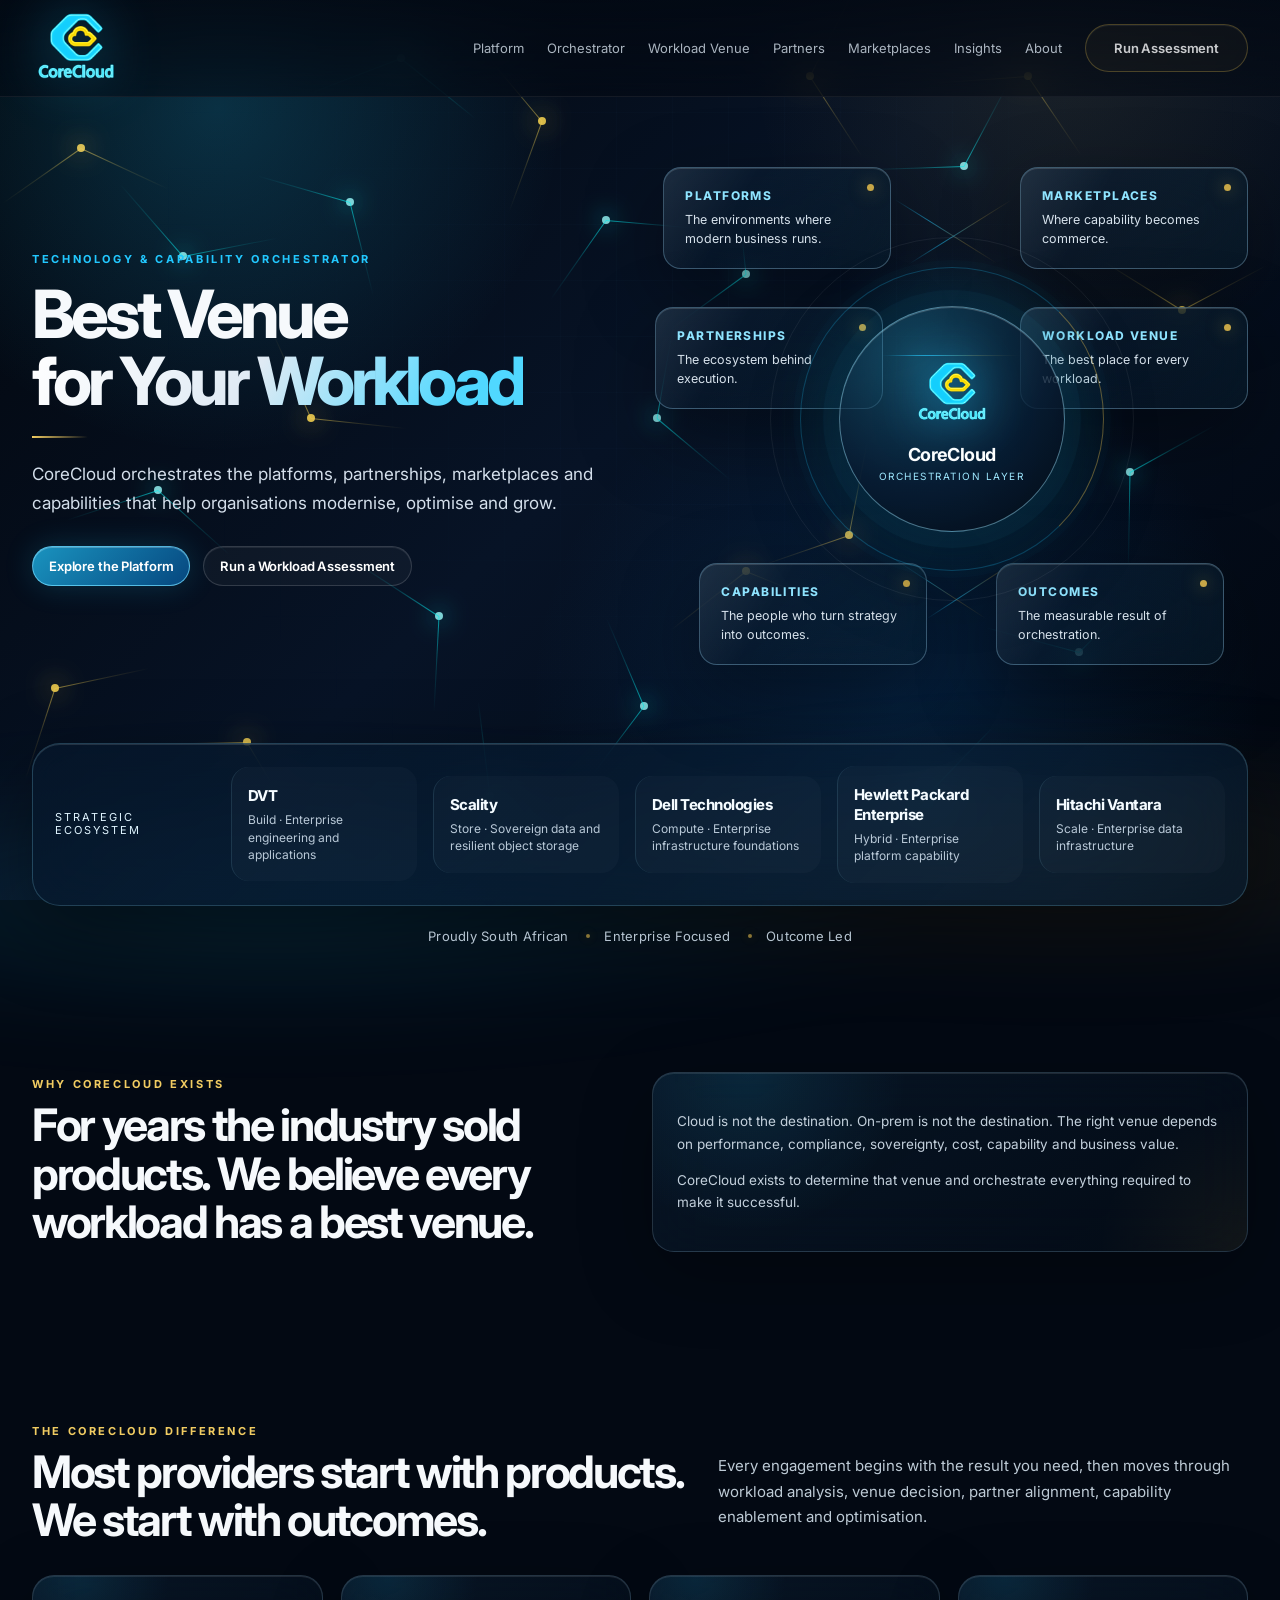
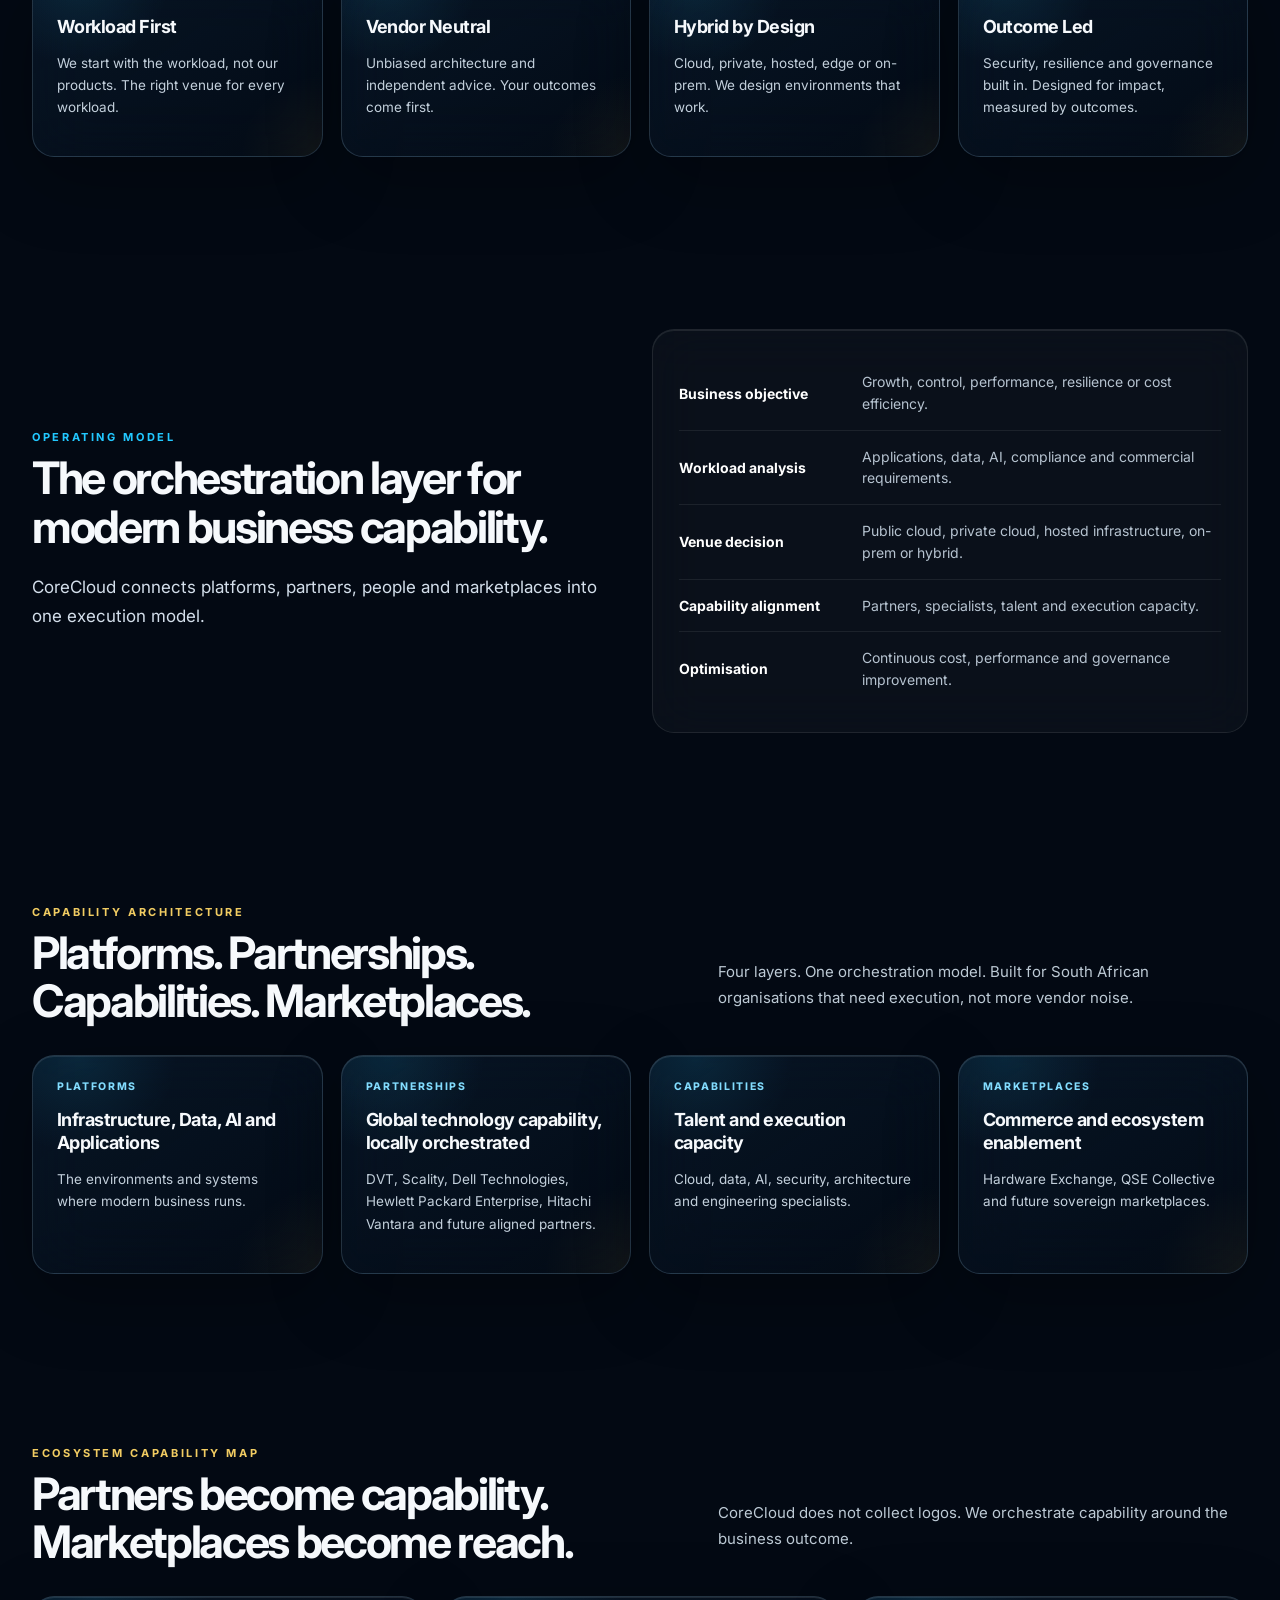
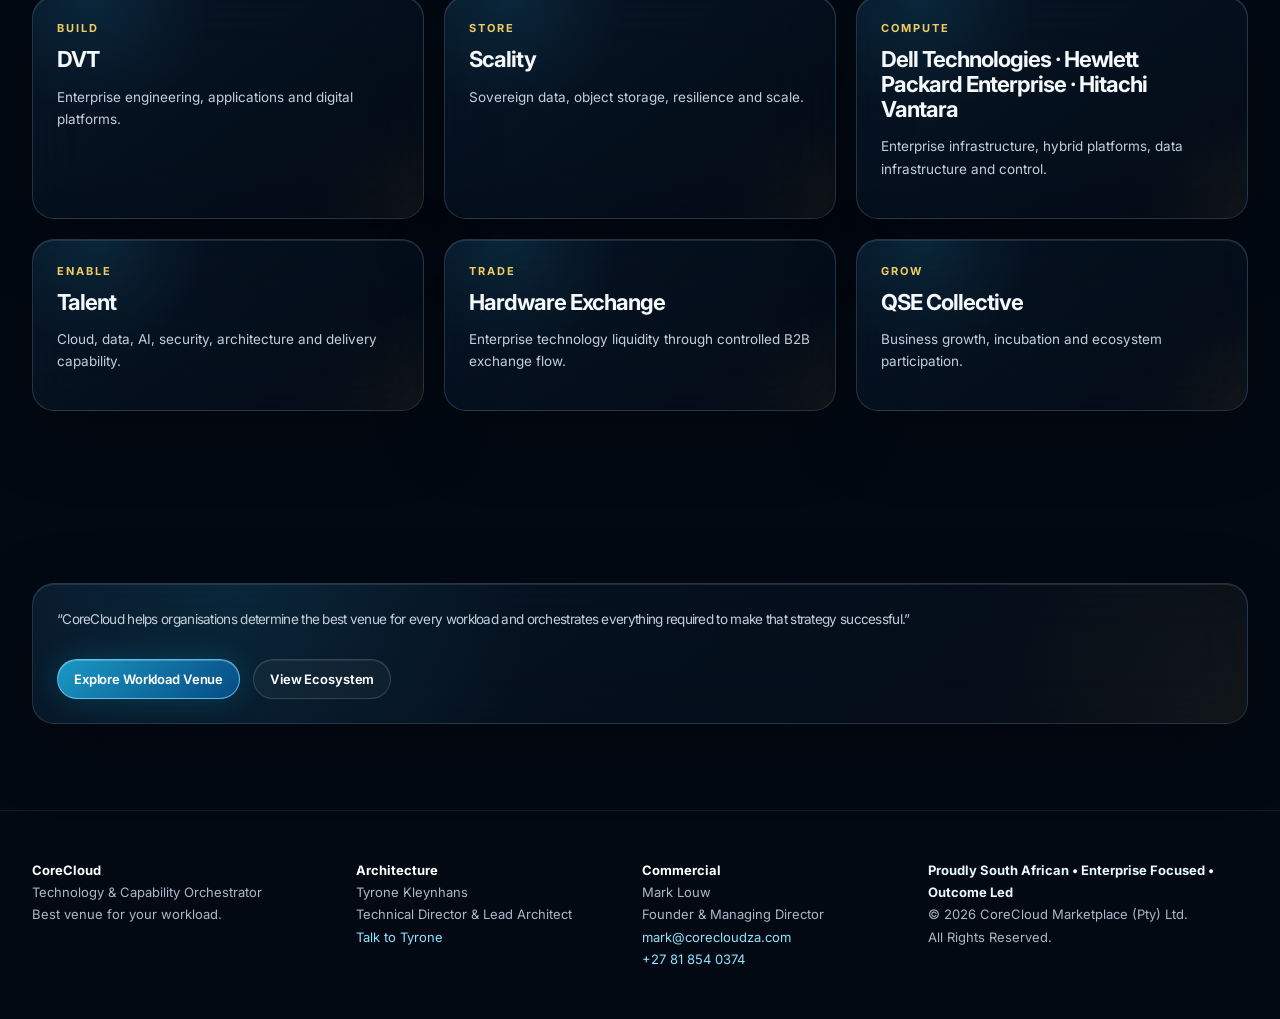
<file: index.html>
<!doctype html><html lang="en"><head><meta charset="utf-8"><meta name="viewport" content="width=device-width,initial-scale=1"><title>CoreCloud | Best Venue For Your Workload</title><meta name="description" content="CoreCloud is a Technology & Capability Orchestrator helping South African businesses modernise and grow."><link rel="preconnect" href="https://fonts.googleapis.com"><link rel="preconnect" href="https://fonts.gstatic.com" crossorigin><link href="https://fonts.googleapis.com/css2?family=Inter:wght@400;500;600;700;760&display=swap" rel="stylesheet"><link rel="stylesheet" href="assets/css/styles.css"></head><body>
<nav class="nav">
  <div class="container nav-inner">
    <a class="brand" href="index.html" aria-label="CoreCloud home">
      <img src="assets/img/corecloud-neon-logo.png" alt="CoreCloud logo" />
      <div class="brand-name">CoreCloud</div>
    </a>
    <div class="links">
      <a href="platforms.html">Platform</a>
      <a href="orchestrator.html">Orchestrator</a>
      <a href="workload-venue.html">Workload Venue</a>
      <a href="partners.html">Partners</a>
      <a href="marketplaces.html">Marketplaces</a>
      <a href="insights.html">Insights</a>
      <a href="about.html">About</a>
      <a class="btn gold" href="contact.html">Run Assessment</a>
    </div>
    <button class="btn mobile-toggle" data-menu-toggle>Menu</button>
  </div>
  <div class="container mobile-panel" data-mobile-panel>
    <a href="platforms.html">Platform</a><a href="orchestrator.html">Orchestrator</a><a href="workload-venue.html">Workload Venue</a><a href="partners.html">Partners</a><a href="marketplaces.html">Marketplaces</a><a href="insights.html">Insights</a><a href="about.html">About</a><a href="contact.html">Contact</a>
  </div>
</nav>
<main>
<section class="hero"><div class="container">
  <div class="hero-grid">
    <div>
      <div class="eyebrow">Technology & Capability Orchestrator</div>
      <h1>Best Venue<br><span class="gradient-text">for Your Workload</span></h1>
      <div class="microline"></div>
      <p class="lead">CoreCloud orchestrates the platforms, partnerships, marketplaces and capabilities that help organisations modernise, optimise and grow.</p>
      <div class="hero-actions"><a class="btn primary" href="platforms.html">Explore the Platform</a><a class="btn" href="contact.html">Run a Workload Assessment</a></div>
    </div>
    <div class="control orchestration-board" aria-label="CoreCloud orchestration layer">
      <div class="connector c1"></div><div class="connector c2"></div><div class="connector c3"></div><div class="connector c4"></div><div class="connector c5"></div><div class="connector c6"></div>
      <div class="core"><div><img src="assets/img/corecloud-neon-logo.png" alt=""><strong>CoreCloud</strong><span>Orchestration Layer</span></div></div>
      <div class="node n1"><div><h3>Platforms</h3><p>The environments where modern business runs.</p></div></div>
      <div class="node n2"><div><h3>Partnerships</h3><p>The ecosystem behind execution.</p></div></div>
      <div class="node n3"><div><h3>Capabilities</h3><p>The people who turn strategy into outcomes.</p></div></div>
      <div class="node n4"><div><h3>Marketplaces</h3><p>Where capability becomes commerce.</p></div></div>
      <div class="node n5"><div><h3>Workload Venue</h3><p>The best place for every workload.</p></div></div>
      <div class="node n6"><div><h3>Outcomes</h3><p>The measurable result of orchestration.</p></div></div>
    </div>
  </div>
  <div class="partner-strip text-partners">
    <div class="label">Strategic Ecosystem</div>
    <div class="partner"><div><b>DVT</b><small>Build · Enterprise engineering and applications</small></div></div>
    <div class="partner"><div><b>Scality</b><small>Store · Sovereign data and resilient object storage</small></div></div>
    <div class="partner"><div><b>Dell Technologies</b><small>Compute · Enterprise infrastructure foundations</small></div></div>
    <div class="partner"><div><b>Hewlett Packard Enterprise</b><small>Hybrid · Enterprise platform capability</small></div></div>
    <div class="partner"><div><b>Hitachi Vantara</b><small>Scale · Enterprise data infrastructure</small></div></div>
  </div>
  <div class="status"><span>Proudly South African</span><span>Enterprise Focused</span><span>Outcome Led</span></div>
</div></section>
<section class="section"><div class="container split"><div><div class="eyebrow gold">Why CoreCloud Exists</div><h2>For years the industry sold products. We believe every workload has a best venue.</h2></div><div class="glass"><p>Cloud is not the destination. On-prem is not the destination. The right venue depends on performance, compliance, sovereignty, cost, capability and business value.</p><p>CoreCloud exists to determine that venue and orchestrate everything required to make it successful.</p></div></div></section>
<section class="section"><div class="container"><div class="section-head"><div><div class="eyebrow gold">The CoreCloud Difference</div><h2>Most providers start with products. We start with outcomes.</h2></div><p>Every engagement begins with the result you need, then moves through workload analysis, venue decision, partner alignment, capability enablement and optimisation.</p></div><div class="grid cols-4">
<div class="glass"><h3>Workload First</h3><p>We start with the workload, not our products. The right venue for every workload.</p></div>
<div class="glass"><h3>Vendor Neutral</h3><p>Unbiased architecture and independent advice. Your outcomes come first.</p></div>
<div class="glass"><h3>Hybrid by Design</h3><p>Cloud, private, hosted, edge or on-prem. We design environments that work.</p></div>
<div class="glass"><h3>Outcome Led</h3><p>Security, resilience and governance built in. Designed for impact, measured by outcomes.</p></div>
</div></div></section>
<section class="section"><div class="container split"><div><div class="eyebrow">Operating Model</div><h2>The orchestration layer for modern business capability.</h2><p class="lead">CoreCloud connects platforms, partners, people and marketplaces into one execution model.</p></div><div class="matrix"><div class="flow-row"><b>Business objective</b><span>Growth, control, performance, resilience or cost efficiency.</span></div><div class="flow-row"><b>Workload analysis</b><span>Applications, data, AI, compliance and commercial requirements.</span></div><div class="flow-row"><b>Venue decision</b><span>Public cloud, private cloud, hosted infrastructure, on-prem or hybrid.</span></div><div class="flow-row"><b>Capability alignment</b><span>Partners, specialists, talent and execution capacity.</span></div><div class="flow-row"><b>Optimisation</b><span>Continuous cost, performance and governance improvement.</span></div></div></div></section>
<section class="section"><div class="container"><div class="section-head"><div><div class="eyebrow gold">Capability Architecture</div><h2>Platforms. Partnerships. Capabilities. Marketplaces.</h2></div><p>Four layers. One orchestration model. Built for South African organisations that need execution, not more vendor noise.</p></div><div class="grid cols-4"><div class="glass"><div class="kicker">Platforms</div><h3>Infrastructure, Data, AI and Applications</h3><p>The environments and systems where modern business runs.</p></div><div class="glass"><div class="kicker">Partnerships</div><h3>Global technology capability, locally orchestrated</h3><p>DVT, Scality, Dell Technologies, Hewlett Packard Enterprise, Hitachi Vantara and future aligned partners.</p></div><div class="glass"><div class="kicker">Capabilities</div><h3>Talent and execution capacity</h3><p>Cloud, data, AI, security, architecture and engineering specialists.</p></div><div class="glass"><div class="kicker">Marketplaces</div><h3>Commerce and ecosystem enablement</h3><p>Hardware Exchange, QSE Collective and future sovereign marketplaces.</p></div></div></div></section>
<section class="section"><div class="container"><div class="section-head"><div><div class="eyebrow gold">Ecosystem Capability Map</div><h2>Partners become capability. Marketplaces become reach.</h2></div><p>CoreCloud does not collect logos. We orchestrate capability around the business outcome.</p></div><div class="cap-map"><div class="glass cap-tile"><b>Build</b><strong>DVT</strong><p>Enterprise engineering, applications and digital platforms.</p></div><div class="glass cap-tile"><b>Store</b><strong>Scality</strong><p>Sovereign data, object storage, resilience and scale.</p></div><div class="glass cap-tile"><b>Compute</b><strong>Dell Technologies · Hewlett Packard Enterprise · Hitachi Vantara</strong><p>Enterprise infrastructure, hybrid platforms, data infrastructure and control.</p></div><div class="glass cap-tile"><b>Enable</b><strong>Talent</strong><p>Cloud, data, AI, security, architecture and delivery capability.</p></div><div class="glass cap-tile"><b>Trade</b><strong>Hardware Exchange</strong><p>Enterprise technology liquidity through controlled B2B exchange flow.</p></div><div class="glass cap-tile"><b>Grow</b><strong>QSE Collective</strong><p>Business growth, incubation and ecosystem participation.</p></div></div></div></section>
<section class="section"><div class="container"><div class="glass"><p class="quote">“CoreCloud helps organisations determine the best venue for every workload and orchestrates everything required to make that strategy successful.”</p><div class="hero-actions"><a class="btn primary" href="workload-venue.html">Explore Workload Venue</a><a class="btn" href="partners.html">View Ecosystem</a></div></div></div></section>
</main>
<footer class="footer">
  <div class="container footer-inner">
    <div>
      <b>CoreCloud</b><br />
      Technology &amp; Capability Orchestrator<br />
      Best venue for your workload.
    </div>
    <div>
      <b>Architecture</b><br />
      Tyrone Kleynhans<br />
      Technical Director &amp; Lead Architect<br />
      <a href="mailto:tyrone@corecloudza.com?subject=Architecture%20Session%20with%20Tyrone%20Kleynhans">Talk to Tyrone</a>
    </div>
    <div>
      <b>Commercial</b><br />
      Mark Louw<br />
      Founder &amp; Managing Director<br />
      <a href="mailto:mark@corecloudza.com">mark@corecloudza.com</a><br />
      <a href="tel:+27818540374">+27 81 854 0374</a>
    </div>
    <div>
      <b>Proudly South African • Enterprise Focused • Outcome Led</b><br />
      © 2026 CoreCloud Marketplace (Pty) Ltd.<br />All Rights Reserved.
    </div>
  </div>
</footer>
<div class="aurora"></div>
<script src="assets/js/main.js"></script>
</body></html>
</file>
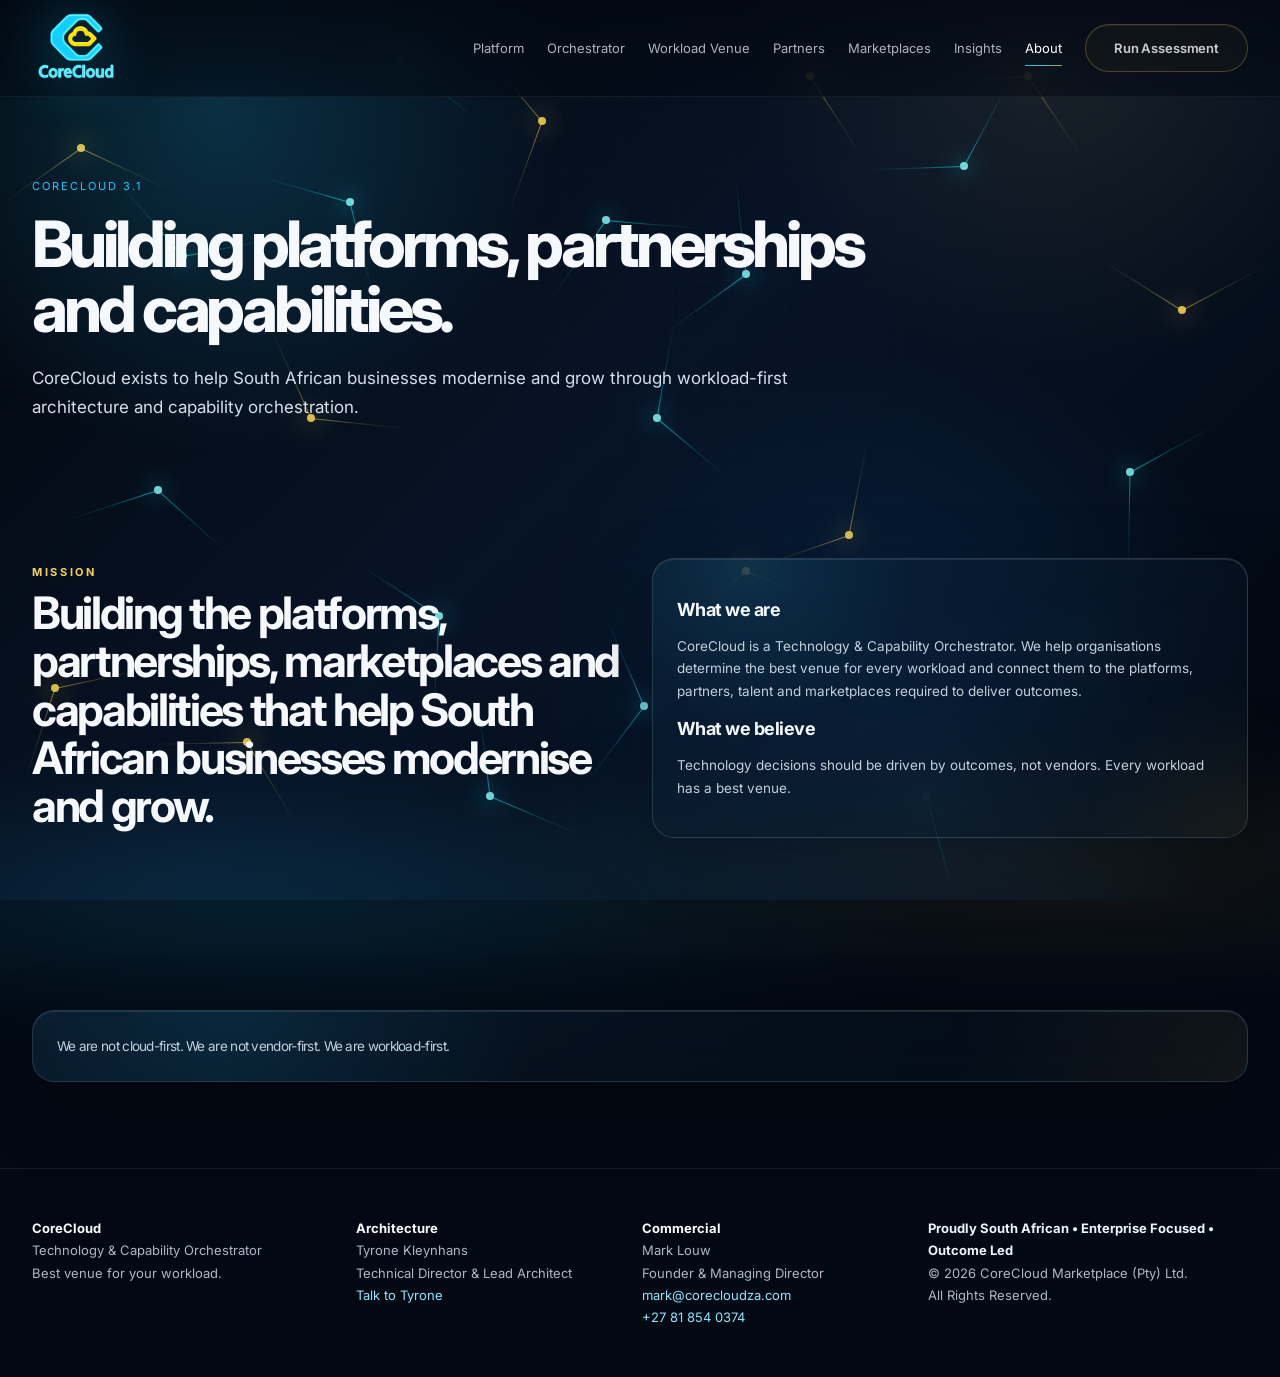
<file: about.html>
<!doctype html><html lang="en"><head><meta charset="utf-8"><meta name="viewport" content="width=device-width,initial-scale=1"><title>Building platforms, partnerships and capabilities. | CoreCloud</title><meta name="description" content="CoreCloud exists to help South African businesses modernise and grow through workload-first architecture and capability orchestration."><link rel="preconnect" href="https://fonts.googleapis.com"><link rel="preconnect" href="https://fonts.gstatic.com" crossorigin><link href="https://fonts.googleapis.com/css2?family=Inter:wght@400;500;600;700;760&display=swap" rel="stylesheet"><link rel="stylesheet" href="assets/css/styles.css"></head><body>
<nav class="nav">
  <div class="container nav-inner">
    <a class="brand" href="index.html" aria-label="CoreCloud home">
      <img src="assets/img/corecloud-neon-logo.png" alt="CoreCloud logo" />
      <div class="brand-name">CoreCloud</div>
    </a>
    <div class="links">
      <a href="platforms.html">Platform</a>
      <a href="orchestrator.html">Orchestrator</a>
      <a href="workload-venue.html">Workload Venue</a>
      <a href="partners.html">Partners</a>
      <a href="marketplaces.html">Marketplaces</a>
      <a href="insights.html">Insights</a>
      <a href="about.html">About</a>
      <a class="btn gold" href="contact.html">Run Assessment</a>
    </div>
    <button class="btn mobile-toggle" data-menu-toggle>Menu</button>
  </div>
  <div class="container mobile-panel" data-mobile-panel>
    <a href="platforms.html">Platform</a><a href="orchestrator.html">Orchestrator</a><a href="workload-venue.html">Workload Venue</a><a href="partners.html">Partners</a><a href="marketplaces.html">Marketplaces</a><a href="insights.html">Insights</a><a href="about.html">About</a><a href="contact.html">Contact</a>
  </div>
</nav>
<main><section class="page-hero"><div class="container"><div class="breadcrumb">CoreCloud 3.1</div><h1>Building platforms, partnerships and capabilities.</h1><p class="lead">CoreCloud exists to help South African businesses modernise and grow through workload-first architecture and capability orchestration.</p></div></section>
<section class="section"><div class="container split"><div><div class="eyebrow gold">Mission</div><h2>Building the platforms, partnerships, marketplaces and capabilities that help South African businesses modernise and grow.</h2></div><div class="glass"><h3>What we are</h3><p>CoreCloud is a Technology & Capability Orchestrator. We help organisations determine the best venue for every workload and connect them to the platforms, partners, talent and marketplaces required to deliver outcomes.</p><h3>What we believe</h3><p>Technology decisions should be driven by outcomes, not vendors. Every workload has a best venue.</p></div></div></section><section class="section"><div class="container"><div class="glass"><p class="quote">We are not cloud-first. We are not vendor-first. We are workload-first.</p></div></div></section>
</main>
<footer class="footer">
  <div class="container footer-inner">
    <div>
      <b>CoreCloud</b><br />
      Technology &amp; Capability Orchestrator<br />
      Best venue for your workload.
    </div>
    <div>
      <b>Architecture</b><br />
      Tyrone Kleynhans<br />
      Technical Director &amp; Lead Architect<br />
      <a href="mailto:tyrone@corecloudza.com?subject=Architecture%20Session%20with%20Tyrone%20Kleynhans">Talk to Tyrone</a>
    </div>
    <div>
      <b>Commercial</b><br />
      Mark Louw<br />
      Founder &amp; Managing Director<br />
      <a href="mailto:mark@corecloudza.com">mark@corecloudza.com</a><br />
      <a href="tel:+27818540374">+27 81 854 0374</a>
    </div>
    <div>
      <b>Proudly South African • Enterprise Focused • Outcome Led</b><br />
      © 2026 CoreCloud Marketplace (Pty) Ltd.<br />All Rights Reserved.
    </div>
  </div>
</footer>
<div class="aurora"></div>
<script src="assets/js/main.js"></script>
</body></html>
</file>
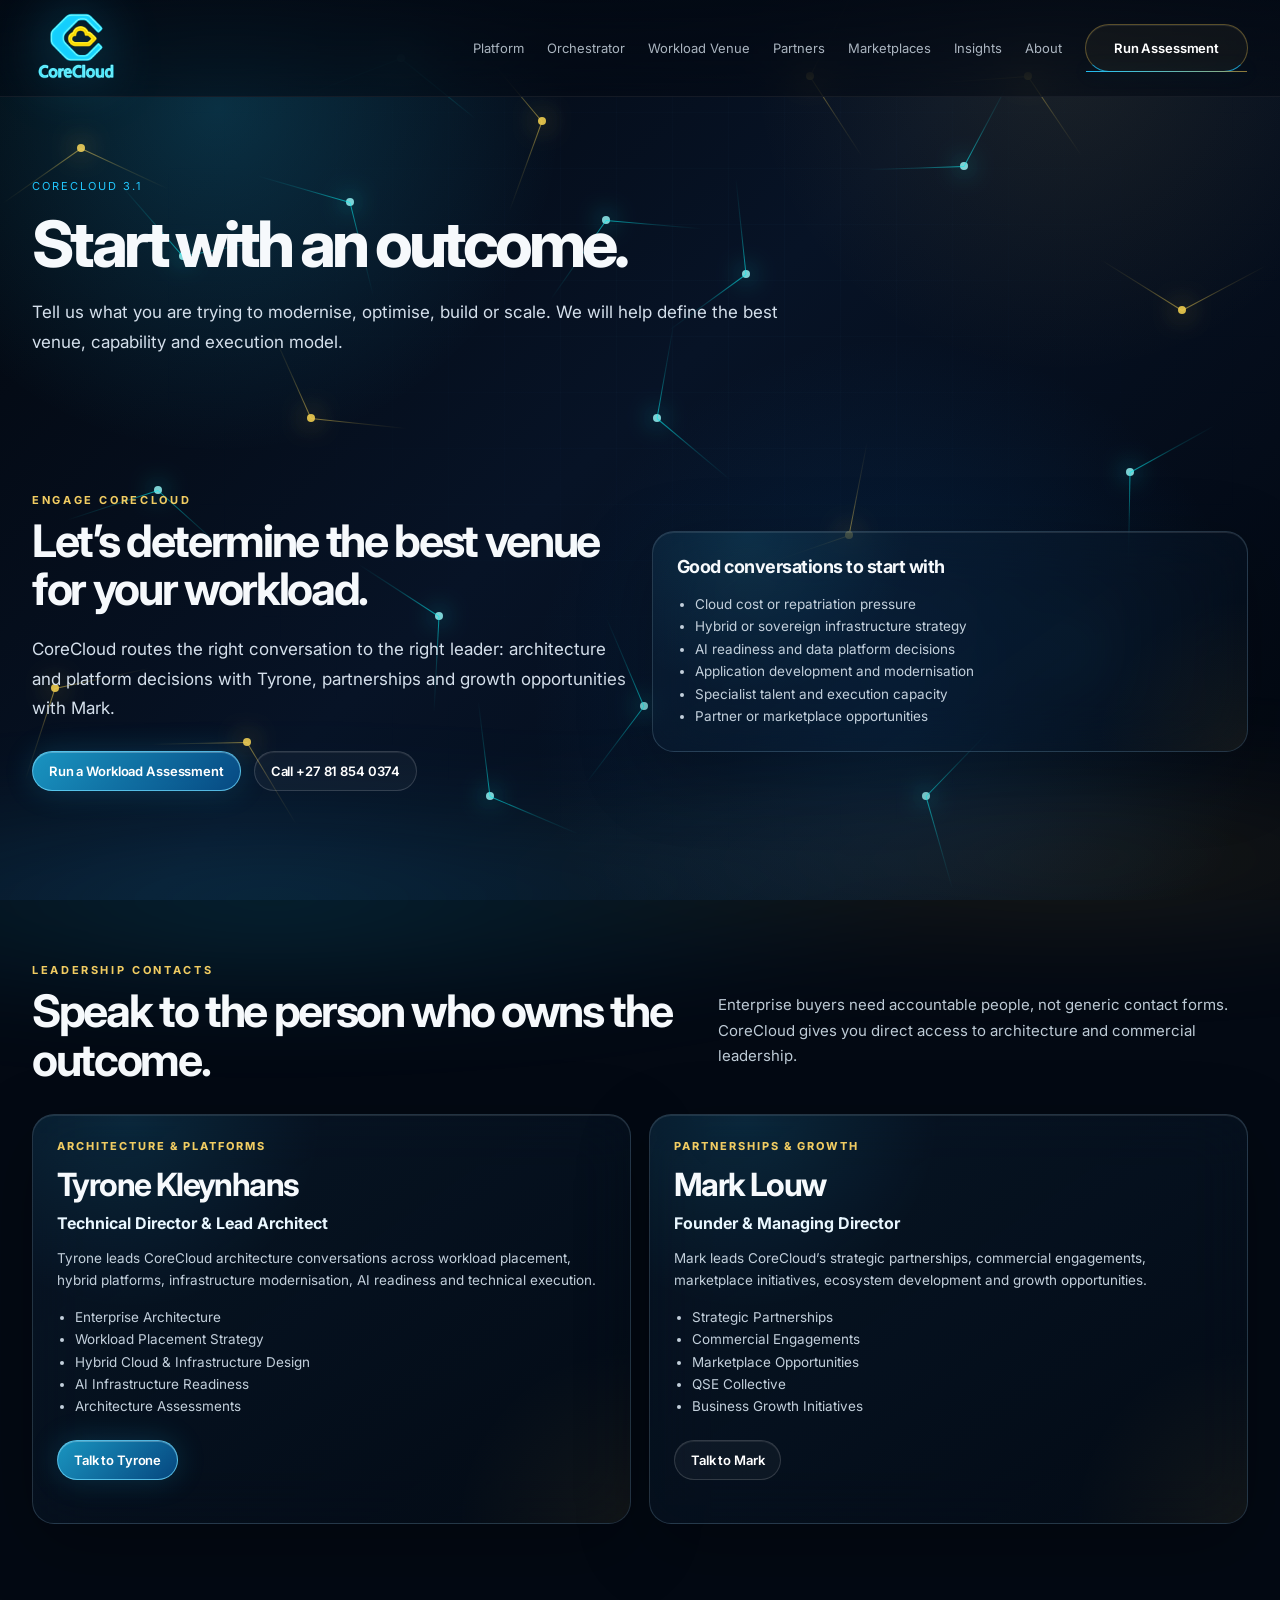
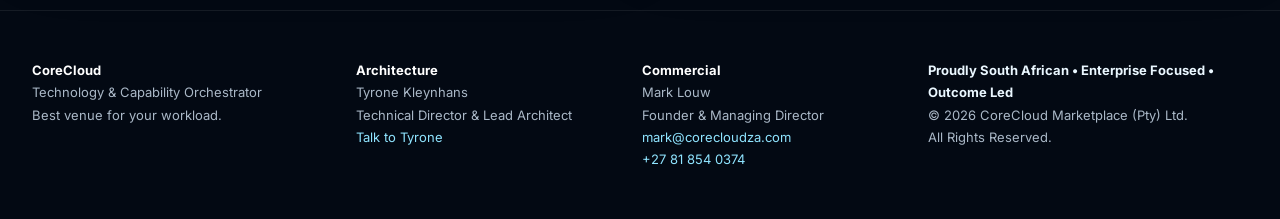
<file: contact.html>
<!doctype html><html lang="en"><head><meta charset="utf-8"><meta name="viewport" content="width=device-width,initial-scale=1"><title>Talk to an architect. | CoreCloud</title><meta name="description" content="Start a workload venue conversation with CoreCloud."><link rel="preconnect" href="https://fonts.googleapis.com"><link rel="preconnect" href="https://fonts.gstatic.com" crossorigin><link href="https://fonts.googleapis.com/css2?family=Inter:wght@400;500;600;700;760&display=swap" rel="stylesheet"><link rel="stylesheet" href="assets/css/styles.css"></head><body>
<nav class="nav">
  <div class="container nav-inner">
    <a class="brand" href="index.html" aria-label="CoreCloud home">
      <img src="assets/img/corecloud-neon-logo.png" alt="CoreCloud logo" />
      <div class="brand-name">CoreCloud</div>
    </a>
    <div class="links">
      <a href="platforms.html">Platform</a>
      <a href="orchestrator.html">Orchestrator</a>
      <a href="workload-venue.html">Workload Venue</a>
      <a href="partners.html">Partners</a>
      <a href="marketplaces.html">Marketplaces</a>
      <a href="insights.html">Insights</a>
      <a href="about.html">About</a>
      <a class="btn gold" href="contact.html">Run Assessment</a>
    </div>
    <button class="btn mobile-toggle" data-menu-toggle>Menu</button>
  </div>
  <div class="container mobile-panel" data-mobile-panel>
    <a href="platforms.html">Platform</a><a href="orchestrator.html">Orchestrator</a><a href="workload-venue.html">Workload Venue</a><a href="partners.html">Partners</a><a href="marketplaces.html">Marketplaces</a><a href="insights.html">Insights</a><a href="about.html">About</a><a href="contact.html">Contact</a>
  </div>
</nav>
<main><section class="page-hero"><div class="container"><div class="breadcrumb">CoreCloud 3.1</div><h1>Start with an outcome.</h1><p class="lead">Tell us what you are trying to modernise, optimise, build or scale. We will help define the best venue, capability and execution model.</p></div></section>
<section class="section"><div class="container split"><div><div class="eyebrow gold">Engage CoreCloud</div><h2>Let’s determine the best venue for your workload.</h2><p class="lead">CoreCloud routes the right conversation to the right leader: architecture and platform decisions with Tyrone, partnerships and growth opportunities with Mark.</p><div class="hero-actions"><a class="btn primary" href="mailto:mark@corecloudza.com?subject=CoreCloud%20Workload%20Venue%20Assessment">Run a Workload Assessment</a><a class="btn" href="tel:+27818540374">Call +27 81 854 0374</a></div></div><div class="glass assessment-panel"><h3>Good conversations to start with</h3><ul><li>Cloud cost or repatriation pressure</li><li>Hybrid or sovereign infrastructure strategy</li><li>AI readiness and data platform decisions</li><li>Application development and modernisation</li><li>Specialist talent and execution capacity</li><li>Partner or marketplace opportunities</li></ul></div></div></section>
<section class="section"><div class="container"><div class="section-head"><div><div class="eyebrow gold">Leadership Contacts</div><h2>Speak to the person who owns the outcome.</h2></div><p>Enterprise buyers need accountable people, not generic contact forms. CoreCloud gives you direct access to architecture and commercial leadership.</p></div><div class="grid cols-2 contact-leaders">
<div class="glass leader-card"><div class="leader-role">Architecture & Platforms</div><h3>Tyrone Kleynhans</h3><strong>Technical Director & Lead Architect</strong><p>Tyrone leads CoreCloud architecture conversations across workload placement, hybrid platforms, infrastructure modernisation, AI readiness and technical execution.</p><ul><li>Enterprise Architecture</li><li>Workload Placement Strategy</li><li>Hybrid Cloud & Infrastructure Design</li><li>AI Infrastructure Readiness</li><li>Architecture Assessments</li></ul><a class="btn primary" href="mailto:tyrone@corecloudza.com?subject=Architecture%20Session%20with%20Tyrone%20Kleynhans">Talk to Tyrone</a></div>
<div class="glass leader-card"><div class="leader-role">Partnerships & Growth</div><h3>Mark Louw</h3><strong>Founder & Managing Director</strong><p>Mark leads CoreCloud’s strategic partnerships, commercial engagements, marketplace initiatives, ecosystem development and growth opportunities.</p><ul><li>Strategic Partnerships</li><li>Commercial Engagements</li><li>Marketplace Opportunities</li><li>QSE Collective</li><li>Business Growth Initiatives</li></ul><a class="btn" href="mailto:mark@corecloudza.com?subject=CoreCloud%20Partnership%20or%20Growth%20Opportunity">Talk to Mark</a></div>
</div></div></section>
</main>
<footer class="footer">
  <div class="container footer-inner">
    <div>
      <b>CoreCloud</b><br />
      Technology &amp; Capability Orchestrator<br />
      Best venue for your workload.
    </div>
    <div>
      <b>Architecture</b><br />
      Tyrone Kleynhans<br />
      Technical Director &amp; Lead Architect<br />
      <a href="mailto:tyrone@corecloudza.com?subject=Architecture%20Session%20with%20Tyrone%20Kleynhans">Talk to Tyrone</a>
    </div>
    <div>
      <b>Commercial</b><br />
      Mark Louw<br />
      Founder &amp; Managing Director<br />
      <a href="mailto:mark@corecloudza.com">mark@corecloudza.com</a><br />
      <a href="tel:+27818540374">+27 81 854 0374</a>
    </div>
    <div>
      <b>Proudly South African • Enterprise Focused • Outcome Led</b><br />
      © 2026 CoreCloud Marketplace (Pty) Ltd.<br />All Rights Reserved.
    </div>
  </div>
</footer>
<div class="aurora"></div>
<script src="assets/js/main.js"></script>
</body></html>
</file>
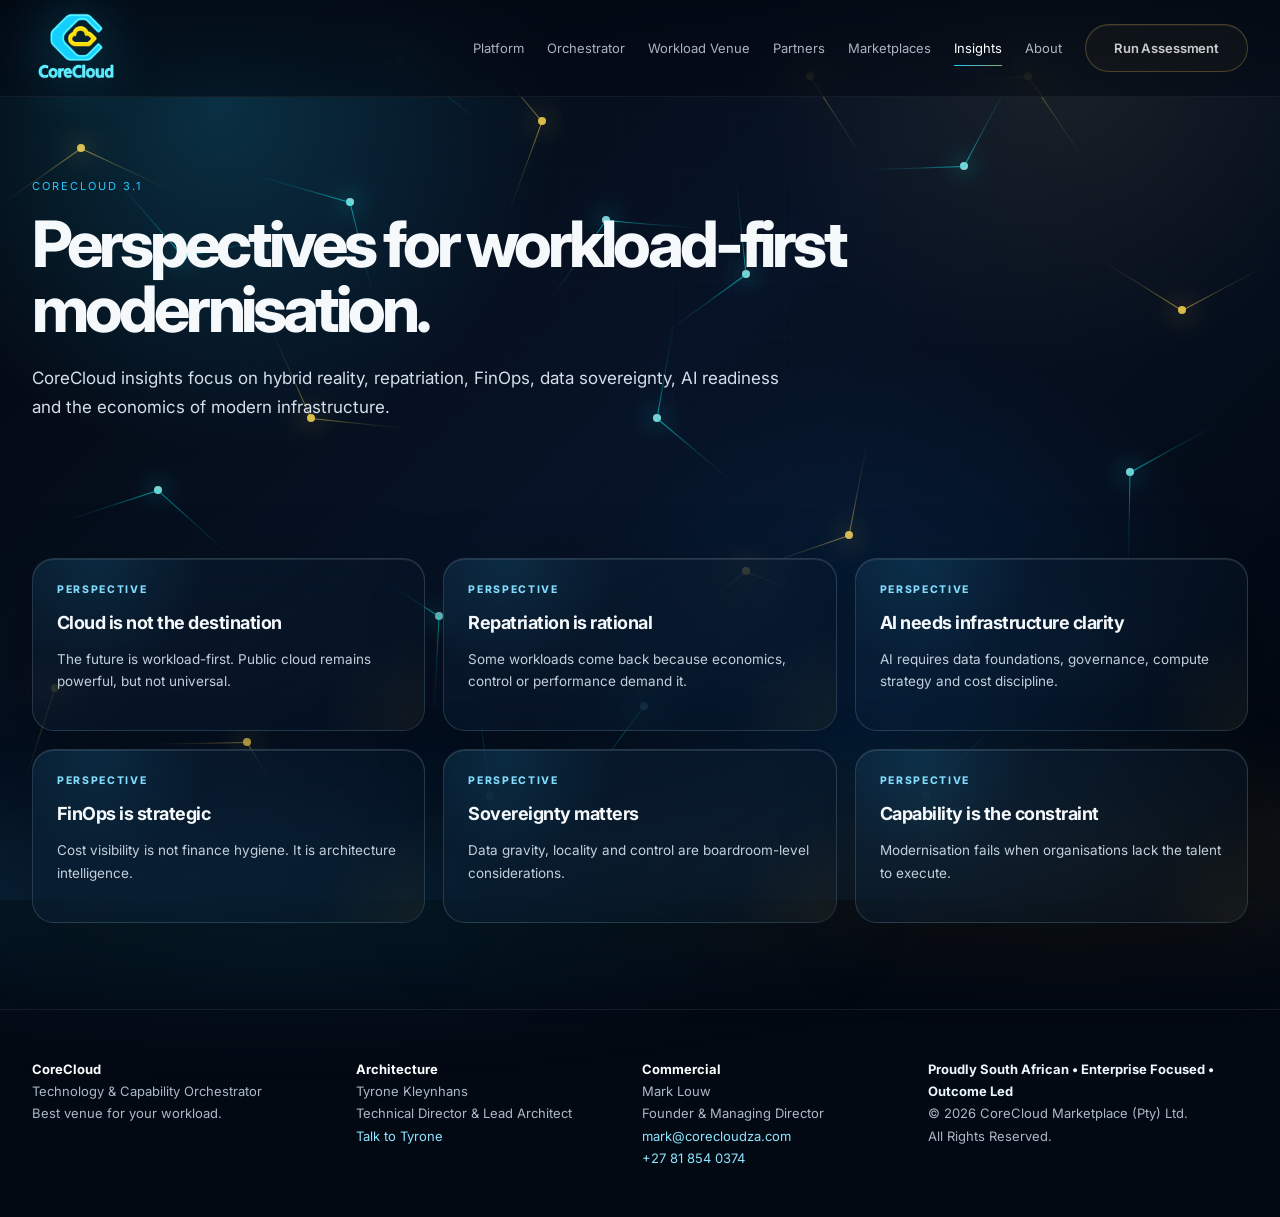
<file: insights.html>
<!doctype html><html lang="en"><head><meta charset="utf-8"><meta name="viewport" content="width=device-width,initial-scale=1"><title>Perspectives for workload-first modernisation. | CoreCloud</title><meta name="description" content="CoreCloud insights focus on hybrid reality, repatriation, FinOps, data sovereignty, AI readiness and the economics of modern infrastructure."><link rel="preconnect" href="https://fonts.googleapis.com"><link rel="preconnect" href="https://fonts.gstatic.com" crossorigin><link href="https://fonts.googleapis.com/css2?family=Inter:wght@400;500;600;700;760&display=swap" rel="stylesheet"><link rel="stylesheet" href="assets/css/styles.css"></head><body>
<nav class="nav">
  <div class="container nav-inner">
    <a class="brand" href="index.html" aria-label="CoreCloud home">
      <img src="assets/img/corecloud-neon-logo.png" alt="CoreCloud logo" />
      <div class="brand-name">CoreCloud</div>
    </a>
    <div class="links">
      <a href="platforms.html">Platform</a>
      <a href="orchestrator.html">Orchestrator</a>
      <a href="workload-venue.html">Workload Venue</a>
      <a href="partners.html">Partners</a>
      <a href="marketplaces.html">Marketplaces</a>
      <a href="insights.html">Insights</a>
      <a href="about.html">About</a>
      <a class="btn gold" href="contact.html">Run Assessment</a>
    </div>
    <button class="btn mobile-toggle" data-menu-toggle>Menu</button>
  </div>
  <div class="container mobile-panel" data-mobile-panel>
    <a href="platforms.html">Platform</a><a href="orchestrator.html">Orchestrator</a><a href="workload-venue.html">Workload Venue</a><a href="partners.html">Partners</a><a href="marketplaces.html">Marketplaces</a><a href="insights.html">Insights</a><a href="about.html">About</a><a href="contact.html">Contact</a>
  </div>
</nav>
<main><section class="page-hero"><div class="container"><div class="breadcrumb">CoreCloud 3.1</div><h1>Perspectives for workload-first modernisation.</h1><p class="lead">CoreCloud insights focus on hybrid reality, repatriation, FinOps, data sovereignty, AI readiness and the economics of modern infrastructure.</p></div></section>
<section class="section"><div class="container"><div class="grid cols-3"><div class="glass"><div class="kicker">Perspective</div><h3>Cloud is not the destination</h3><p>The future is workload-first. Public cloud remains powerful, but not universal.</p></div><div class="glass"><div class="kicker">Perspective</div><h3>Repatriation is rational</h3><p>Some workloads come back because economics, control or performance demand it.</p></div><div class="glass"><div class="kicker">Perspective</div><h3>AI needs infrastructure clarity</h3><p>AI requires data foundations, governance, compute strategy and cost discipline.</p></div><div class="glass"><div class="kicker">Perspective</div><h3>FinOps is strategic</h3><p>Cost visibility is not finance hygiene. It is architecture intelligence.</p></div><div class="glass"><div class="kicker">Perspective</div><h3>Sovereignty matters</h3><p>Data gravity, locality and control are boardroom-level considerations.</p></div><div class="glass"><div class="kicker">Perspective</div><h3>Capability is the constraint</h3><p>Modernisation fails when organisations lack the talent to execute.</p></div></div></div></section>
</main>
<footer class="footer">
  <div class="container footer-inner">
    <div>
      <b>CoreCloud</b><br />
      Technology &amp; Capability Orchestrator<br />
      Best venue for your workload.
    </div>
    <div>
      <b>Architecture</b><br />
      Tyrone Kleynhans<br />
      Technical Director &amp; Lead Architect<br />
      <a href="mailto:tyrone@corecloudza.com?subject=Architecture%20Session%20with%20Tyrone%20Kleynhans">Talk to Tyrone</a>
    </div>
    <div>
      <b>Commercial</b><br />
      Mark Louw<br />
      Founder &amp; Managing Director<br />
      <a href="mailto:mark@corecloudza.com">mark@corecloudza.com</a><br />
      <a href="tel:+27818540374">+27 81 854 0374</a>
    </div>
    <div>
      <b>Proudly South African • Enterprise Focused • Outcome Led</b><br />
      © 2026 CoreCloud Marketplace (Pty) Ltd.<br />All Rights Reserved.
    </div>
  </div>
</footer>
<div class="aurora"></div>
<script src="assets/js/main.js"></script>
</body></html>
</file>
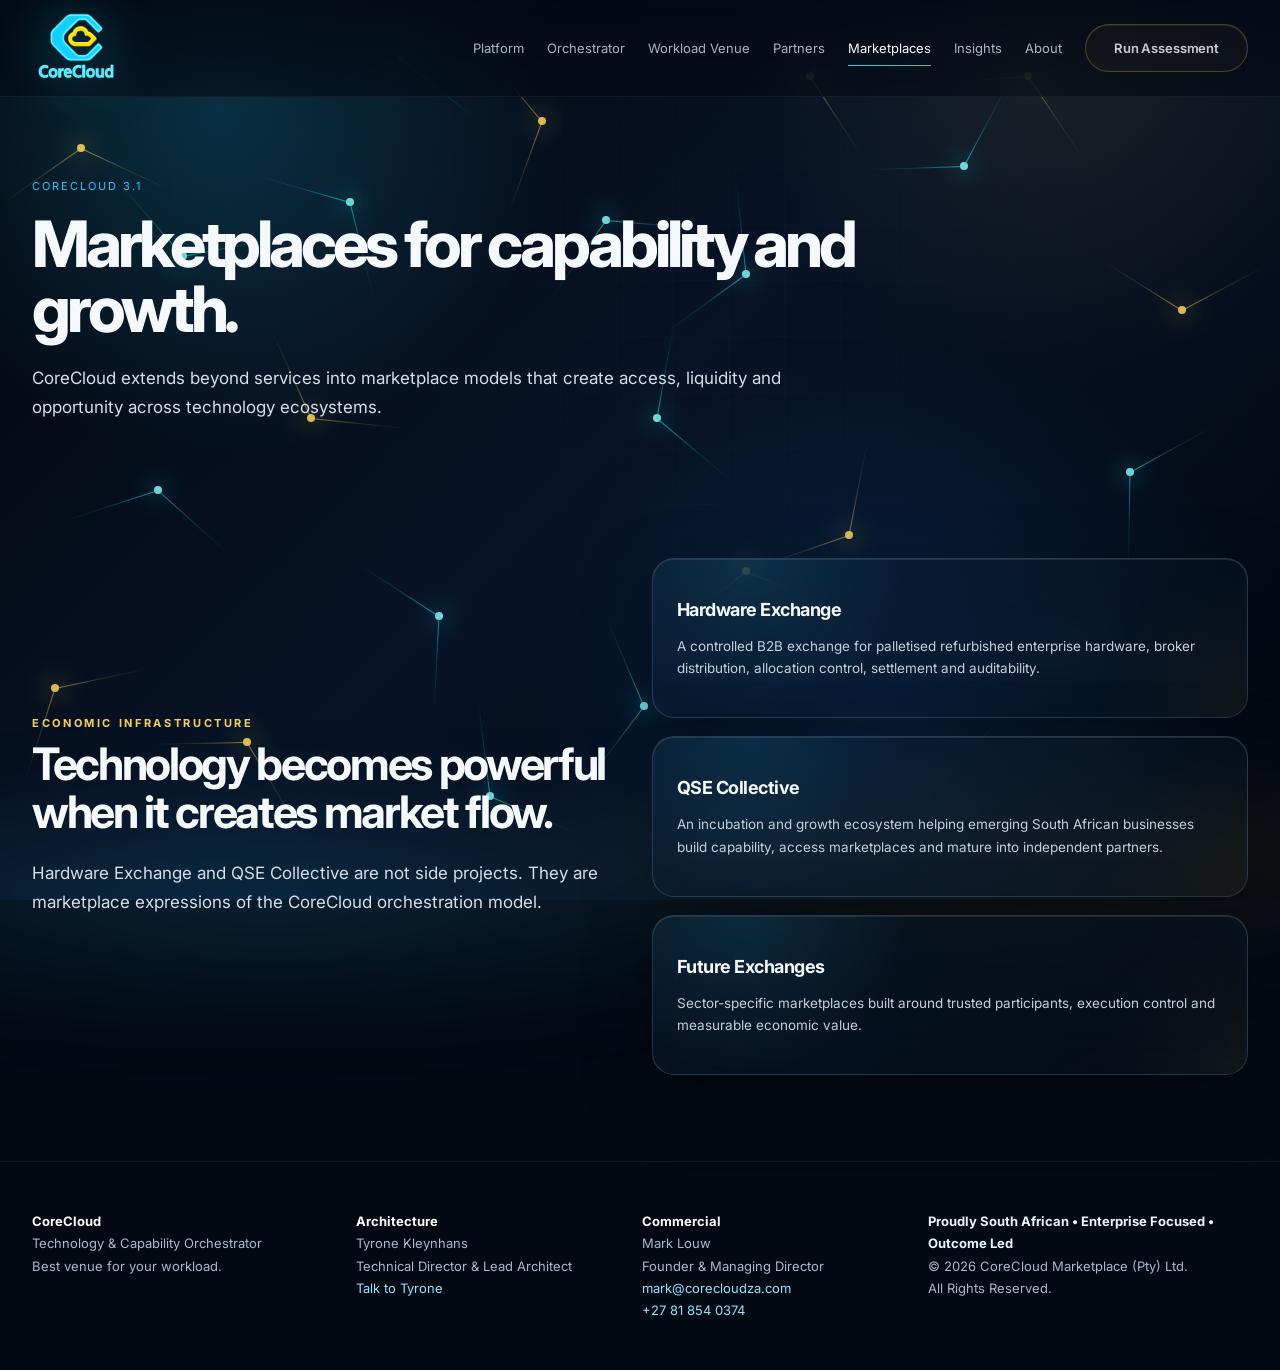
<file: marketplaces.html>
<!doctype html><html lang="en"><head><meta charset="utf-8"><meta name="viewport" content="width=device-width,initial-scale=1"><title>Marketplaces for capability and growth. | CoreCloud</title><meta name="description" content="CoreCloud extends beyond services into marketplace models that create access, liquidity and opportunity across technology ecosystems."><link rel="preconnect" href="https://fonts.googleapis.com"><link rel="preconnect" href="https://fonts.gstatic.com" crossorigin><link href="https://fonts.googleapis.com/css2?family=Inter:wght@400;500;600;700;760&display=swap" rel="stylesheet"><link rel="stylesheet" href="assets/css/styles.css"></head><body>
<nav class="nav">
  <div class="container nav-inner">
    <a class="brand" href="index.html" aria-label="CoreCloud home">
      <img src="assets/img/corecloud-neon-logo.png" alt="CoreCloud logo" />
      <div class="brand-name">CoreCloud</div>
    </a>
    <div class="links">
      <a href="platforms.html">Platform</a>
      <a href="orchestrator.html">Orchestrator</a>
      <a href="workload-venue.html">Workload Venue</a>
      <a href="partners.html">Partners</a>
      <a href="marketplaces.html">Marketplaces</a>
      <a href="insights.html">Insights</a>
      <a href="about.html">About</a>
      <a class="btn gold" href="contact.html">Run Assessment</a>
    </div>
    <button class="btn mobile-toggle" data-menu-toggle>Menu</button>
  </div>
  <div class="container mobile-panel" data-mobile-panel>
    <a href="platforms.html">Platform</a><a href="orchestrator.html">Orchestrator</a><a href="workload-venue.html">Workload Venue</a><a href="partners.html">Partners</a><a href="marketplaces.html">Marketplaces</a><a href="insights.html">Insights</a><a href="about.html">About</a><a href="contact.html">Contact</a>
  </div>
</nav>
<main><section class="page-hero"><div class="container"><div class="breadcrumb">CoreCloud 3.1</div><h1>Marketplaces for capability and growth.</h1><p class="lead">CoreCloud extends beyond services into marketplace models that create access, liquidity and opportunity across technology ecosystems.</p></div></section>
<section class="section"><div class="container split"><div><div class="eyebrow gold">Economic Infrastructure</div><h2>Technology becomes powerful when it creates market flow.</h2><p class="lead">Hardware Exchange and QSE Collective are not side projects. They are marketplace expressions of the CoreCloud orchestration model.</p></div><div class="grid"><div class="glass"><h3>Hardware Exchange</h3><p>A controlled B2B exchange for palletised refurbished enterprise hardware, broker distribution, allocation control, settlement and auditability.</p></div><div class="glass"><h3>QSE Collective</h3><p>An incubation and growth ecosystem helping emerging South African businesses build capability, access marketplaces and mature into independent partners.</p></div><div class="glass"><h3>Future Exchanges</h3><p>Sector-specific marketplaces built around trusted participants, execution control and measurable economic value.</p></div></div></div></section>
</main>
<footer class="footer">
  <div class="container footer-inner">
    <div>
      <b>CoreCloud</b><br />
      Technology &amp; Capability Orchestrator<br />
      Best venue for your workload.
    </div>
    <div>
      <b>Architecture</b><br />
      Tyrone Kleynhans<br />
      Technical Director &amp; Lead Architect<br />
      <a href="mailto:tyrone@corecloudza.com?subject=Architecture%20Session%20with%20Tyrone%20Kleynhans">Talk to Tyrone</a>
    </div>
    <div>
      <b>Commercial</b><br />
      Mark Louw<br />
      Founder &amp; Managing Director<br />
      <a href="mailto:mark@corecloudza.com">mark@corecloudza.com</a><br />
      <a href="tel:+27818540374">+27 81 854 0374</a>
    </div>
    <div>
      <b>Proudly South African • Enterprise Focused • Outcome Led</b><br />
      © 2026 CoreCloud Marketplace (Pty) Ltd.<br />All Rights Reserved.
    </div>
  </div>
</footer>
<div class="aurora"></div>
<script src="assets/js/main.js"></script>
</body></html>
</file>
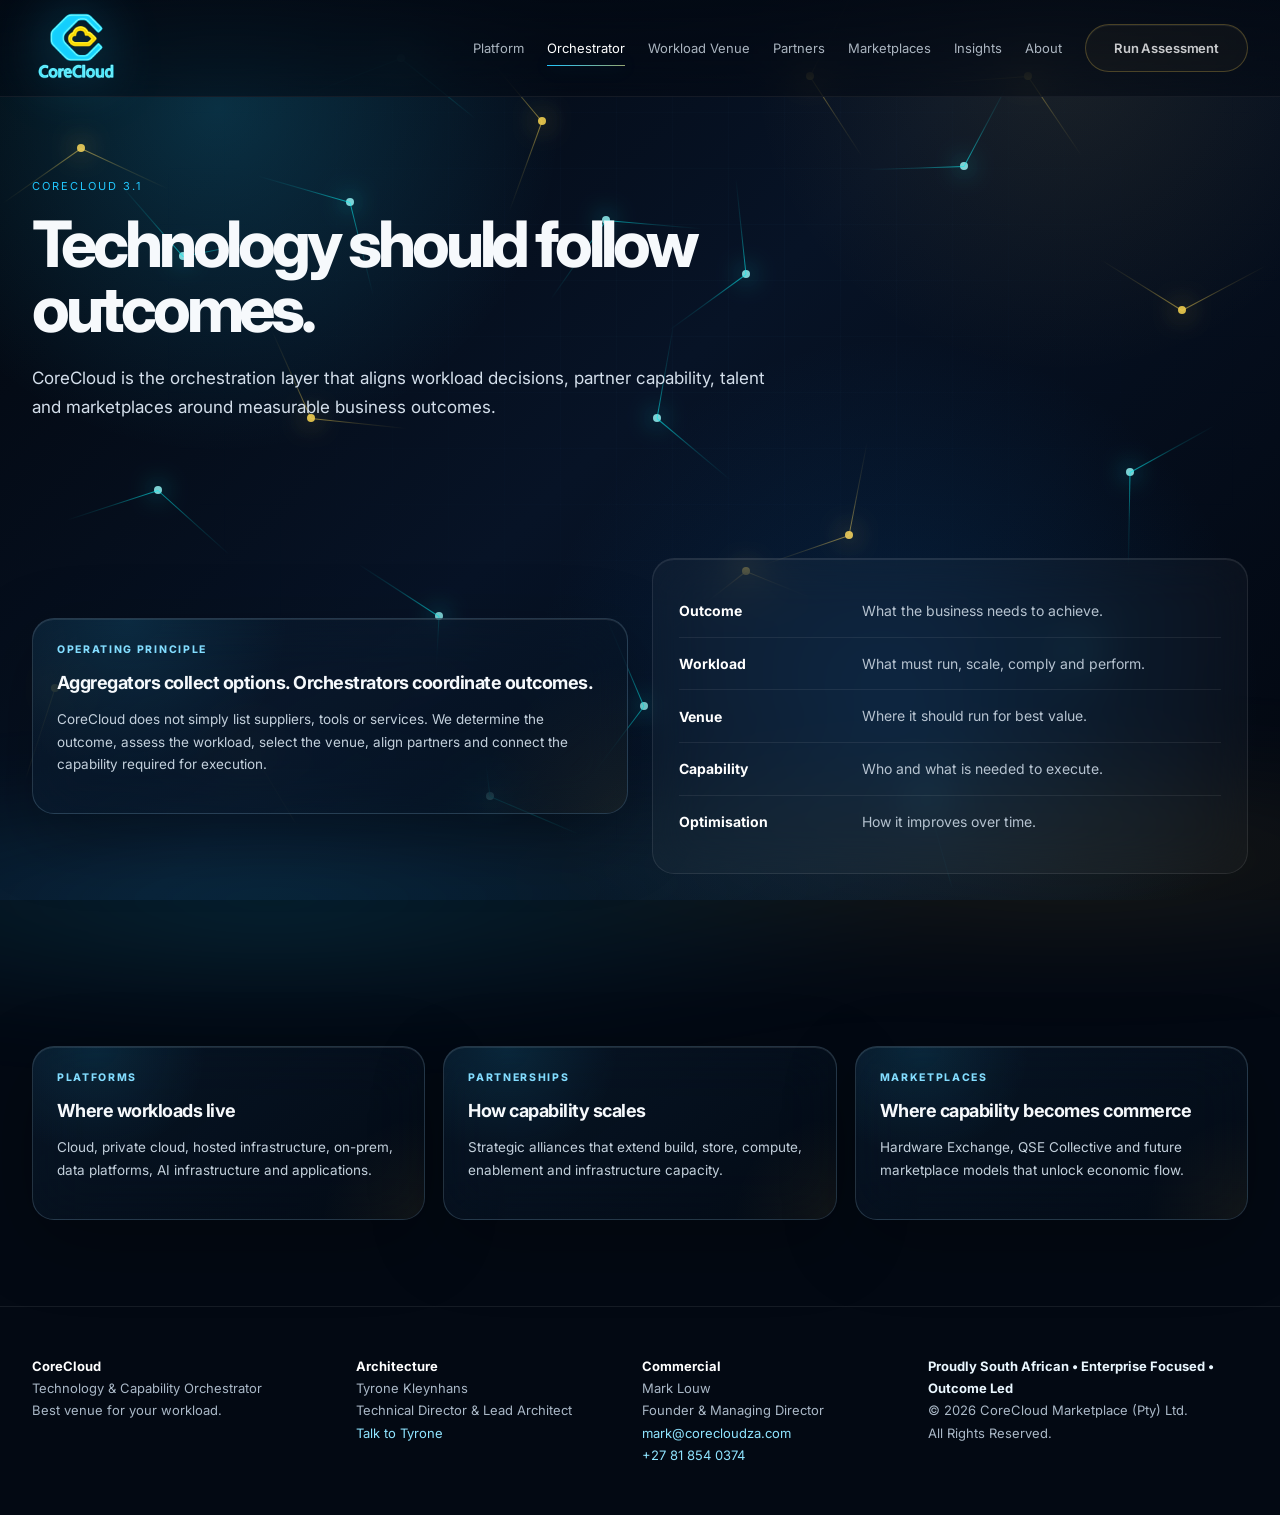
<file: orchestrator.html>
<!doctype html><html lang="en"><head><meta charset="utf-8"><meta name="viewport" content="width=device-width,initial-scale=1"><title>Technology should follow outcomes. | CoreCloud</title><meta name="description" content="CoreCloud is the orchestration layer that aligns workload decisions, partner capability, talent and marketplaces around measurable business outcomes."><link rel="preconnect" href="https://fonts.googleapis.com"><link rel="preconnect" href="https://fonts.gstatic.com" crossorigin><link href="https://fonts.googleapis.com/css2?family=Inter:wght@400;500;600;700;760&display=swap" rel="stylesheet"><link rel="stylesheet" href="assets/css/styles.css"></head><body>
<nav class="nav">
  <div class="container nav-inner">
    <a class="brand" href="index.html" aria-label="CoreCloud home">
      <img src="assets/img/corecloud-neon-logo.png" alt="CoreCloud logo" />
      <div class="brand-name">CoreCloud</div>
    </a>
    <div class="links">
      <a href="platforms.html">Platform</a>
      <a href="orchestrator.html">Orchestrator</a>
      <a href="workload-venue.html">Workload Venue</a>
      <a href="partners.html">Partners</a>
      <a href="marketplaces.html">Marketplaces</a>
      <a href="insights.html">Insights</a>
      <a href="about.html">About</a>
      <a class="btn gold" href="contact.html">Run Assessment</a>
    </div>
    <button class="btn mobile-toggle" data-menu-toggle>Menu</button>
  </div>
  <div class="container mobile-panel" data-mobile-panel>
    <a href="platforms.html">Platform</a><a href="orchestrator.html">Orchestrator</a><a href="workload-venue.html">Workload Venue</a><a href="partners.html">Partners</a><a href="marketplaces.html">Marketplaces</a><a href="insights.html">Insights</a><a href="about.html">About</a><a href="contact.html">Contact</a>
  </div>
</nav>
<main><section class="page-hero"><div class="container"><div class="breadcrumb">CoreCloud 3.1</div><h1>Technology should follow outcomes.</h1><p class="lead">CoreCloud is the orchestration layer that aligns workload decisions, partner capability, talent and marketplaces around measurable business outcomes.</p></div></section>
<section class="section"><div class="container split"><div class="glass"><div class="kicker">Operating Principle</div><h3>Aggregators collect options. Orchestrators coordinate outcomes.</h3><p>CoreCloud does not simply list suppliers, tools or services. We determine the outcome, assess the workload, select the venue, align partners and connect the capability required for execution.</p></div><div class="matrix"><div class="flow-row"><b>Outcome</b><span>What the business needs to achieve.</span></div><div class="flow-row"><b>Workload</b><span>What must run, scale, comply and perform.</span></div><div class="flow-row"><b>Venue</b><span>Where it should run for best value.</span></div><div class="flow-row"><b>Capability</b><span>Who and what is needed to execute.</span></div><div class="flow-row"><b>Optimisation</b><span>How it improves over time.</span></div></div></div></section><section class="section"><div class="container"><div class="grid cols-3"><div class="glass"><div class="kicker">Platforms</div><h3>Where workloads live</h3><p>Cloud, private cloud, hosted infrastructure, on-prem, data platforms, AI infrastructure and applications.</p></div><div class="glass"><div class="kicker">Partnerships</div><h3>How capability scales</h3><p>Strategic alliances that extend build, store, compute, enablement and infrastructure capacity.</p></div><div class="glass"><div class="kicker">Marketplaces</div><h3>Where capability becomes commerce</h3><p>Hardware Exchange, QSE Collective and future marketplace models that unlock economic flow.</p></div></div></div></section>
</main>
<footer class="footer">
  <div class="container footer-inner">
    <div>
      <b>CoreCloud</b><br />
      Technology &amp; Capability Orchestrator<br />
      Best venue for your workload.
    </div>
    <div>
      <b>Architecture</b><br />
      Tyrone Kleynhans<br />
      Technical Director &amp; Lead Architect<br />
      <a href="mailto:tyrone@corecloudza.com?subject=Architecture%20Session%20with%20Tyrone%20Kleynhans">Talk to Tyrone</a>
    </div>
    <div>
      <b>Commercial</b><br />
      Mark Louw<br />
      Founder &amp; Managing Director<br />
      <a href="mailto:mark@corecloudza.com">mark@corecloudza.com</a><br />
      <a href="tel:+27818540374">+27 81 854 0374</a>
    </div>
    <div>
      <b>Proudly South African • Enterprise Focused • Outcome Led</b><br />
      © 2026 CoreCloud Marketplace (Pty) Ltd.<br />All Rights Reserved.
    </div>
  </div>
</footer>
<div class="aurora"></div>
<script src="assets/js/main.js"></script>
</body></html>
</file>
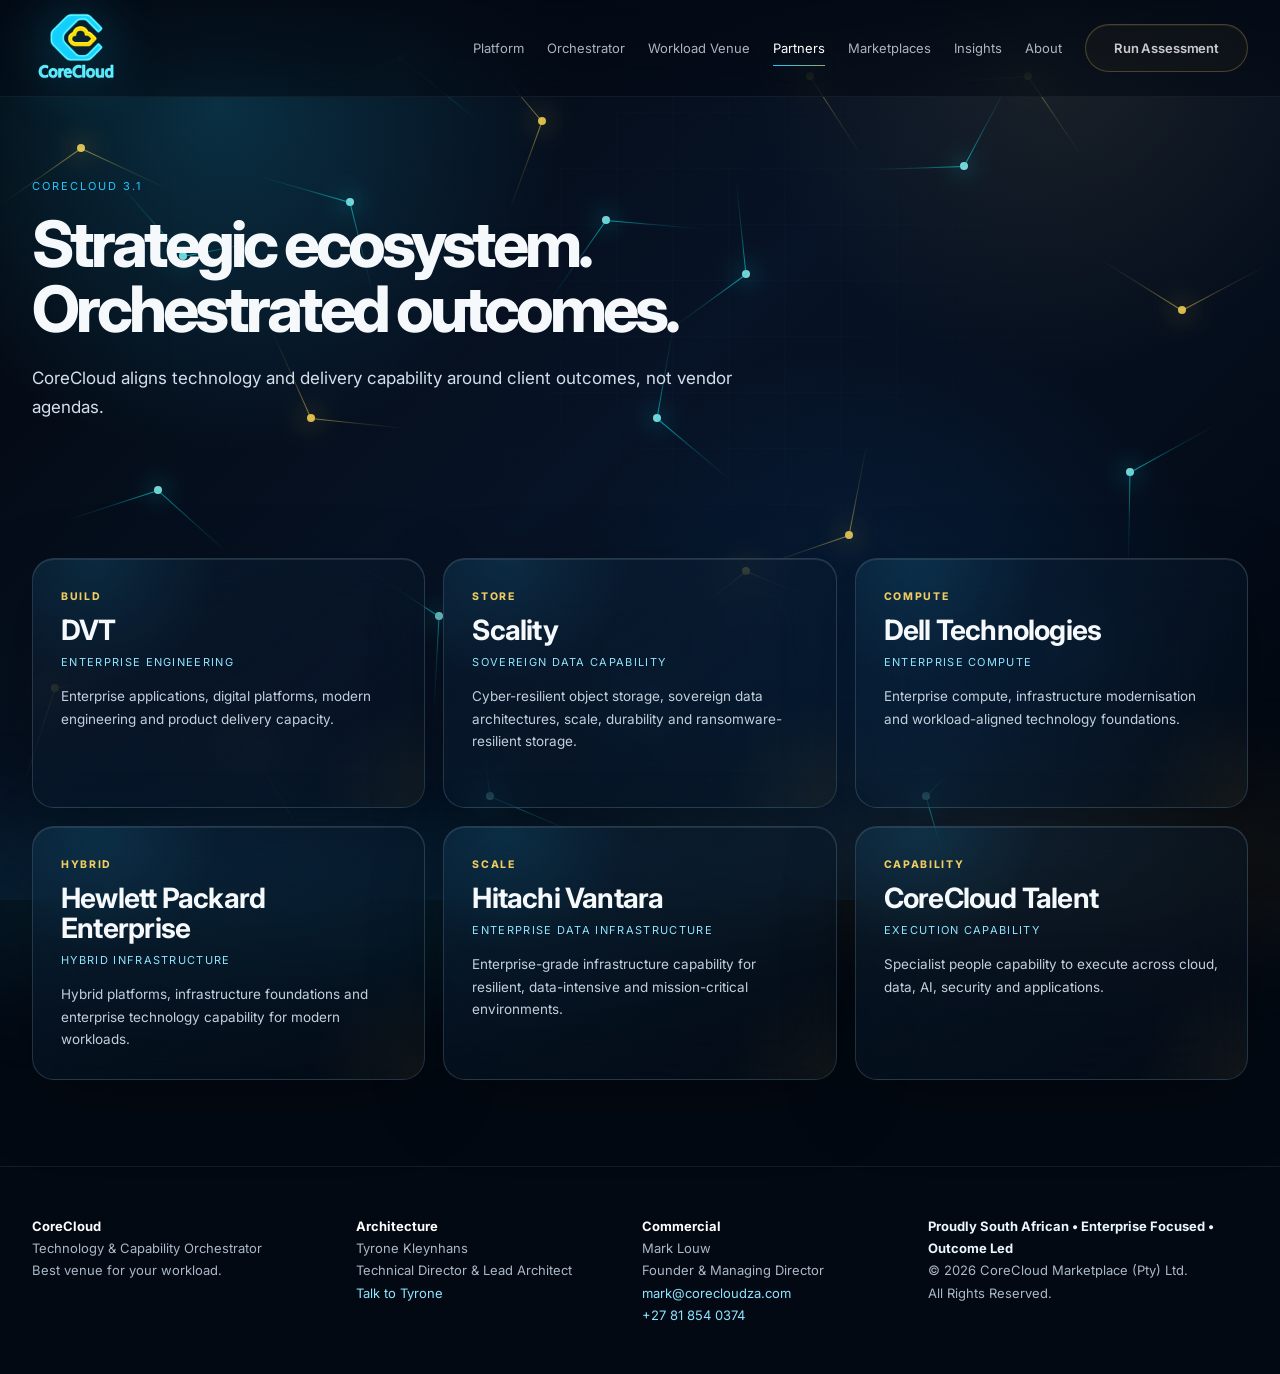
<file: partners.html>
<!doctype html><html lang="en"><head><meta charset="utf-8"><meta name="viewport" content="width=device-width,initial-scale=1"><title>Strategic ecosystem. Orchestrated outcomes. | CoreCloud</title><meta name="description" content="CoreCloud aligns technology and delivery capability around client outcomes, not vendor agendas."><link rel="preconnect" href="https://fonts.googleapis.com"><link rel="preconnect" href="https://fonts.gstatic.com" crossorigin><link href="https://fonts.googleapis.com/css2?family=Inter:wght@400;500;600;700;760&display=swap" rel="stylesheet"><link rel="stylesheet" href="assets/css/styles.css"></head><body>
<nav class="nav">
  <div class="container nav-inner">
    <a class="brand" href="index.html" aria-label="CoreCloud home">
      <img src="assets/img/corecloud-neon-logo.png" alt="CoreCloud logo" />
      <div class="brand-name">CoreCloud</div>
    </a>
    <div class="links">
      <a href="platforms.html">Platform</a>
      <a href="orchestrator.html">Orchestrator</a>
      <a href="workload-venue.html">Workload Venue</a>
      <a href="partners.html">Partners</a>
      <a href="marketplaces.html">Marketplaces</a>
      <a href="insights.html">Insights</a>
      <a href="about.html">About</a>
      <a class="btn gold" href="contact.html">Run Assessment</a>
    </div>
    <button class="btn mobile-toggle" data-menu-toggle>Menu</button>
  </div>
  <div class="container mobile-panel" data-mobile-panel>
    <a href="platforms.html">Platform</a><a href="orchestrator.html">Orchestrator</a><a href="workload-venue.html">Workload Venue</a><a href="partners.html">Partners</a><a href="marketplaces.html">Marketplaces</a><a href="insights.html">Insights</a><a href="about.html">About</a><a href="contact.html">Contact</a>
  </div>
</nav>
<main><section class="page-hero"><div class="container"><div class="breadcrumb">CoreCloud 3.1</div><h1>Strategic ecosystem. Orchestrated outcomes.</h1><p class="lead">CoreCloud aligns technology and delivery capability around client outcomes, not vendor agendas.</p></div></section>
<section class="section"><div class="container"><div class="grid cols-3">
<div class="glass partner-card text-only"><div><div class="kicker">Build</div><h3>DVT</h3><span class="partner-name-small">Enterprise Engineering</span><p>Enterprise applications, digital platforms, modern engineering and product delivery capacity.</p></div></div>
<div class="glass partner-card text-only"><div><div class="kicker">Store</div><h3>Scality</h3><span class="partner-name-small">Sovereign Data Capability</span><p>Cyber-resilient object storage, sovereign data architectures, scale, durability and ransomware-resilient storage.</p></div></div>
<div class="glass partner-card text-only"><div><div class="kicker">Compute</div><h3>Dell Technologies</h3><span class="partner-name-small">Enterprise Compute</span><p>Enterprise compute, infrastructure modernisation and workload-aligned technology foundations.</p></div></div>
<div class="glass partner-card text-only"><div><div class="kicker">Hybrid</div><h3>Hewlett Packard Enterprise</h3><span class="partner-name-small">Hybrid Infrastructure</span><p>Hybrid platforms, infrastructure foundations and enterprise technology capability for modern workloads.</p></div></div>
<div class="glass partner-card text-only"><div><div class="kicker">Scale</div><h3>Hitachi Vantara</h3><span class="partner-name-small">Enterprise Data Infrastructure</span><p>Enterprise-grade infrastructure capability for resilient, data-intensive and mission-critical environments.</p></div></div>
<div class="glass partner-card text-only"><div><div class="kicker">Capability</div><h3>CoreCloud Talent</h3><span class="partner-name-small">Execution Capability</span><p>Specialist people capability to execute across cloud, data, AI, security and applications.</p></div></div>
</div></div></section>
</main>
<footer class="footer">
  <div class="container footer-inner">
    <div>
      <b>CoreCloud</b><br />
      Technology &amp; Capability Orchestrator<br />
      Best venue for your workload.
    </div>
    <div>
      <b>Architecture</b><br />
      Tyrone Kleynhans<br />
      Technical Director &amp; Lead Architect<br />
      <a href="mailto:tyrone@corecloudza.com?subject=Architecture%20Session%20with%20Tyrone%20Kleynhans">Talk to Tyrone</a>
    </div>
    <div>
      <b>Commercial</b><br />
      Mark Louw<br />
      Founder &amp; Managing Director<br />
      <a href="mailto:mark@corecloudza.com">mark@corecloudza.com</a><br />
      <a href="tel:+27818540374">+27 81 854 0374</a>
    </div>
    <div>
      <b>Proudly South African • Enterprise Focused • Outcome Led</b><br />
      © 2026 CoreCloud Marketplace (Pty) Ltd.<br />All Rights Reserved.
    </div>
  </div>
</footer>
<div class="aurora"></div>
<script src="assets/js/main.js"></script>
</body></html>
</file>
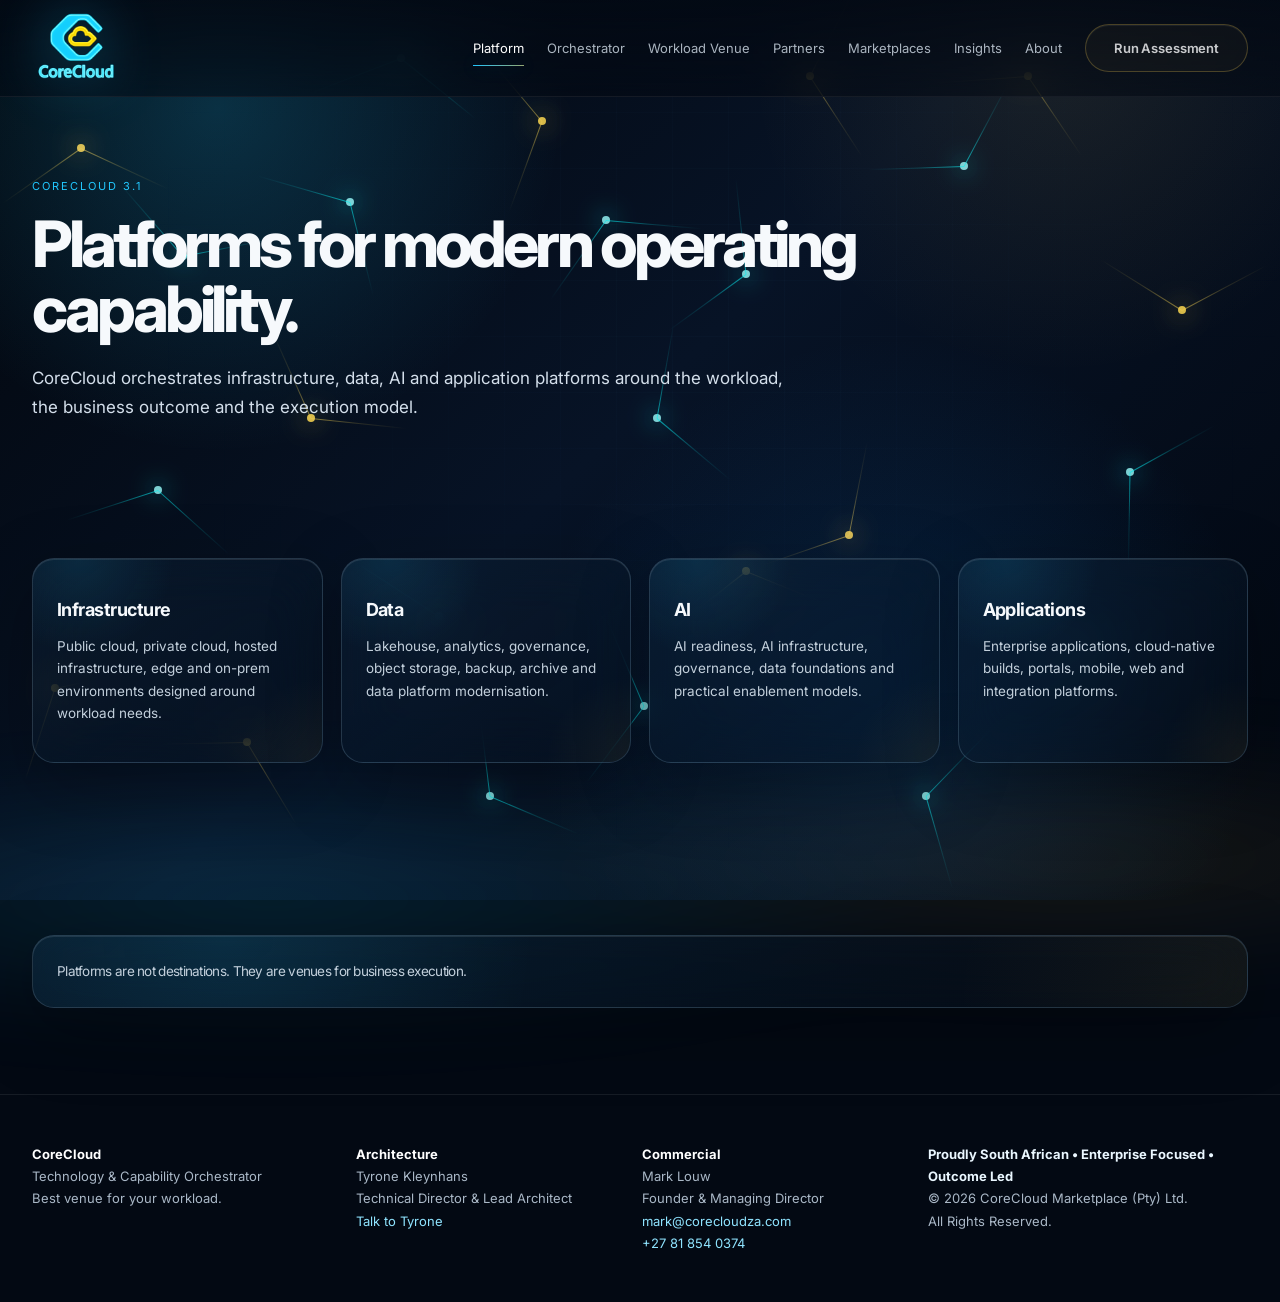
<file: platforms.html>
<!doctype html><html lang="en"><head><meta charset="utf-8"><meta name="viewport" content="width=device-width,initial-scale=1"><title>Platforms for modern operating capability. | CoreCloud</title><meta name="description" content="CoreCloud orchestrates infrastructure, data, AI and application platforms around the workload, the business outcome and the execution model."><link rel="preconnect" href="https://fonts.googleapis.com"><link rel="preconnect" href="https://fonts.gstatic.com" crossorigin><link href="https://fonts.googleapis.com/css2?family=Inter:wght@400;500;600;700;760&display=swap" rel="stylesheet"><link rel="stylesheet" href="assets/css/styles.css"></head><body>
<nav class="nav">
  <div class="container nav-inner">
    <a class="brand" href="index.html" aria-label="CoreCloud home">
      <img src="assets/img/corecloud-neon-logo.png" alt="CoreCloud logo" />
      <div class="brand-name">CoreCloud</div>
    </a>
    <div class="links">
      <a href="platforms.html">Platform</a>
      <a href="orchestrator.html">Orchestrator</a>
      <a href="workload-venue.html">Workload Venue</a>
      <a href="partners.html">Partners</a>
      <a href="marketplaces.html">Marketplaces</a>
      <a href="insights.html">Insights</a>
      <a href="about.html">About</a>
      <a class="btn gold" href="contact.html">Run Assessment</a>
    </div>
    <button class="btn mobile-toggle" data-menu-toggle>Menu</button>
  </div>
  <div class="container mobile-panel" data-mobile-panel>
    <a href="platforms.html">Platform</a><a href="orchestrator.html">Orchestrator</a><a href="workload-venue.html">Workload Venue</a><a href="partners.html">Partners</a><a href="marketplaces.html">Marketplaces</a><a href="insights.html">Insights</a><a href="about.html">About</a><a href="contact.html">Contact</a>
  </div>
</nav>
<main><section class="page-hero"><div class="container"><div class="breadcrumb">CoreCloud 3.1</div><h1>Platforms for modern operating capability.</h1><p class="lead">CoreCloud orchestrates infrastructure, data, AI and application platforms around the workload, the business outcome and the execution model.</p></div></section>
<section class="section"><div class="container"><div class="grid cols-4"><div class="glass"><h3>Infrastructure</h3><p>Public cloud, private cloud, hosted infrastructure, edge and on-prem environments designed around workload needs.</p></div><div class="glass"><h3>Data</h3><p>Lakehouse, analytics, governance, object storage, backup, archive and data platform modernisation.</p></div><div class="glass"><h3>AI</h3><p>AI readiness, AI infrastructure, governance, data foundations and practical enablement models.</p></div><div class="glass"><h3>Applications</h3><p>Enterprise applications, cloud-native builds, portals, mobile, web and integration platforms.</p></div></div></div></section><section class="section"><div class="container"><div class="glass"><p class="quote">Platforms are not destinations. They are venues for business execution.</p></div></div></section>
</main>
<footer class="footer">
  <div class="container footer-inner">
    <div>
      <b>CoreCloud</b><br />
      Technology &amp; Capability Orchestrator<br />
      Best venue for your workload.
    </div>
    <div>
      <b>Architecture</b><br />
      Tyrone Kleynhans<br />
      Technical Director &amp; Lead Architect<br />
      <a href="mailto:tyrone@corecloudza.com?subject=Architecture%20Session%20with%20Tyrone%20Kleynhans">Talk to Tyrone</a>
    </div>
    <div>
      <b>Commercial</b><br />
      Mark Louw<br />
      Founder &amp; Managing Director<br />
      <a href="mailto:mark@corecloudza.com">mark@corecloudza.com</a><br />
      <a href="tel:+27818540374">+27 81 854 0374</a>
    </div>
    <div>
      <b>Proudly South African • Enterprise Focused • Outcome Led</b><br />
      © 2026 CoreCloud Marketplace (Pty) Ltd.<br />All Rights Reserved.
    </div>
  </div>
</footer>
<div class="aurora"></div>
<script src="assets/js/main.js"></script>
</body></html>
</file>
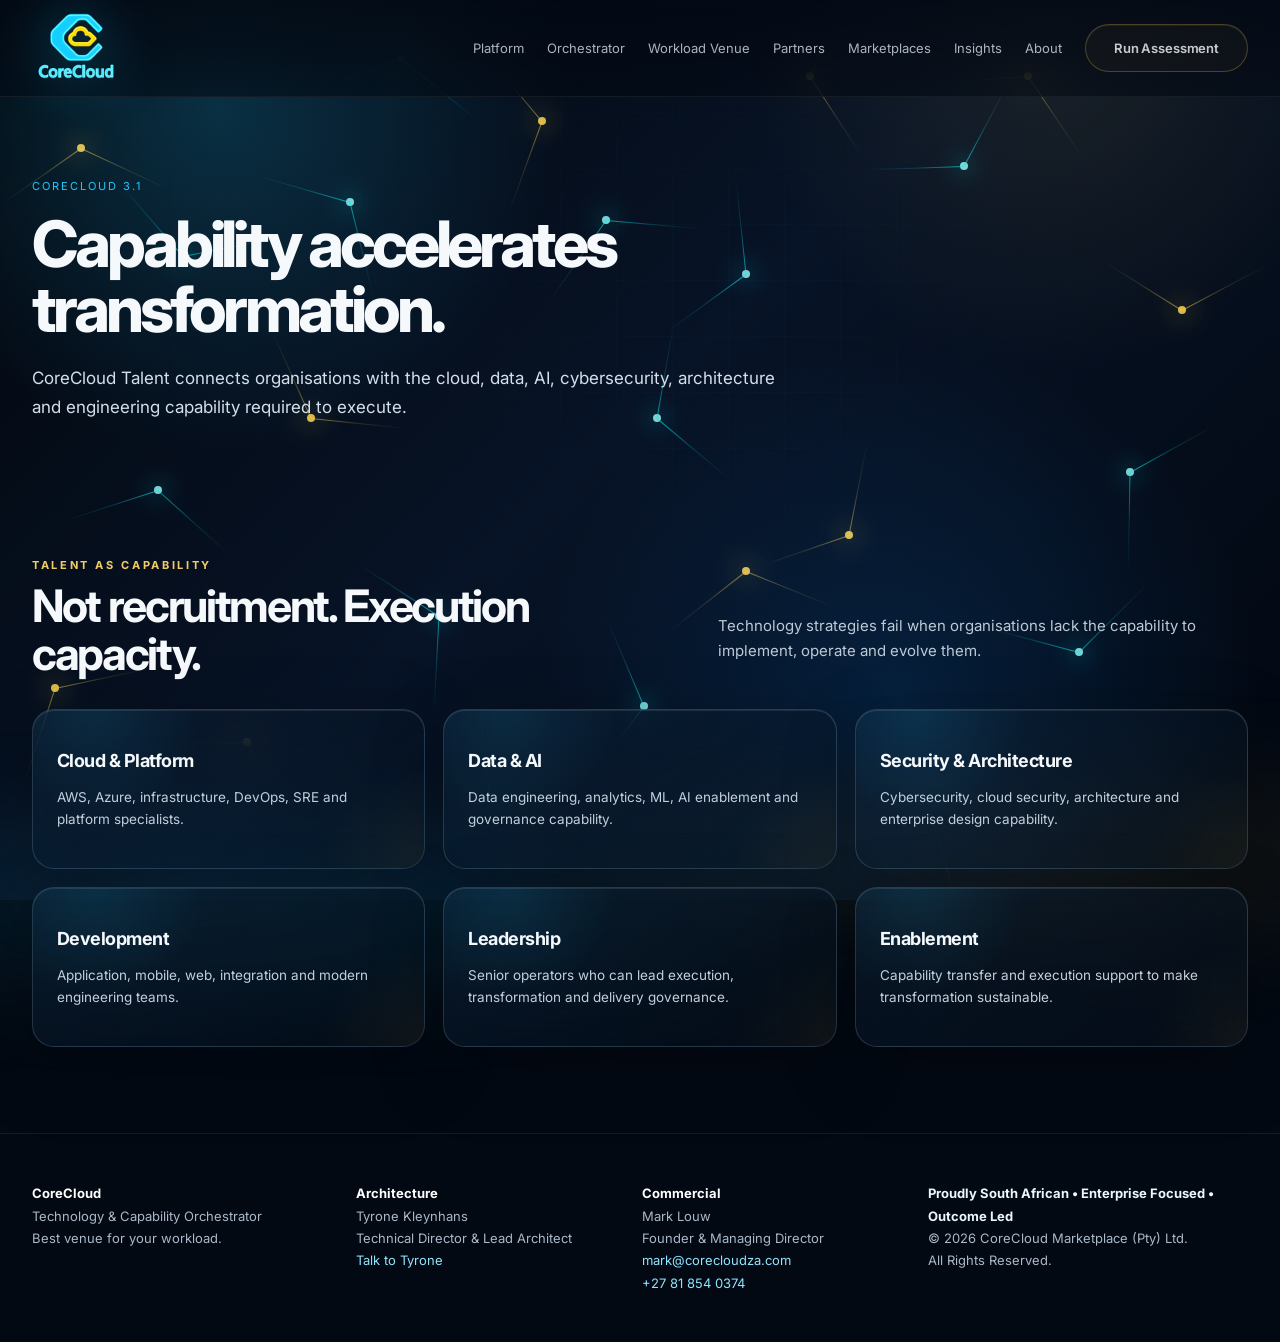
<file: talent.html>
<!doctype html><html lang="en"><head><meta charset="utf-8"><meta name="viewport" content="width=device-width,initial-scale=1"><title>Capability accelerates transformation. | CoreCloud</title><meta name="description" content="CoreCloud Talent connects organisations with the cloud, data, AI, cybersecurity, architecture and engineering capability required to execute."><link rel="preconnect" href="https://fonts.googleapis.com"><link rel="preconnect" href="https://fonts.gstatic.com" crossorigin><link href="https://fonts.googleapis.com/css2?family=Inter:wght@400;500;600;700;760&display=swap" rel="stylesheet"><link rel="stylesheet" href="assets/css/styles.css"></head><body>
<nav class="nav">
  <div class="container nav-inner">
    <a class="brand" href="index.html" aria-label="CoreCloud home">
      <img src="assets/img/corecloud-neon-logo.png" alt="CoreCloud logo" />
      <div class="brand-name">CoreCloud</div>
    </a>
    <div class="links">
      <a href="platforms.html">Platform</a>
      <a href="orchestrator.html">Orchestrator</a>
      <a href="workload-venue.html">Workload Venue</a>
      <a href="partners.html">Partners</a>
      <a href="marketplaces.html">Marketplaces</a>
      <a href="insights.html">Insights</a>
      <a href="about.html">About</a>
      <a class="btn gold" href="contact.html">Run Assessment</a>
    </div>
    <button class="btn mobile-toggle" data-menu-toggle>Menu</button>
  </div>
  <div class="container mobile-panel" data-mobile-panel>
    <a href="platforms.html">Platform</a><a href="orchestrator.html">Orchestrator</a><a href="workload-venue.html">Workload Venue</a><a href="partners.html">Partners</a><a href="marketplaces.html">Marketplaces</a><a href="insights.html">Insights</a><a href="about.html">About</a><a href="contact.html">Contact</a>
  </div>
</nav>
<main><section class="page-hero"><div class="container"><div class="breadcrumb">CoreCloud 3.1</div><h1>Capability accelerates transformation.</h1><p class="lead">CoreCloud Talent connects organisations with the cloud, data, AI, cybersecurity, architecture and engineering capability required to execute.</p></div></section>
<section class="section"><div class="container"><div class="section-head"><div><div class="eyebrow gold">Talent as Capability</div><h2>Not recruitment. Execution capacity.</h2></div><p>Technology strategies fail when organisations lack the capability to implement, operate and evolve them.</p></div><div class="grid cols-3"><div class="glass"><h3>Cloud & Platform</h3><p>AWS, Azure, infrastructure, DevOps, SRE and platform specialists.</p></div><div class="glass"><h3>Data & AI</h3><p>Data engineering, analytics, ML, AI enablement and governance capability.</p></div><div class="glass"><h3>Security & Architecture</h3><p>Cybersecurity, cloud security, architecture and enterprise design capability.</p></div><div class="glass"><h3>Development</h3><p>Application, mobile, web, integration and modern engineering teams.</p></div><div class="glass"><h3>Leadership</h3><p>Senior operators who can lead execution, transformation and delivery governance.</p></div><div class="glass"><h3>Enablement</h3><p>Capability transfer and execution support to make transformation sustainable.</p></div></div></div></section>
</main>
<footer class="footer">
  <div class="container footer-inner">
    <div>
      <b>CoreCloud</b><br />
      Technology &amp; Capability Orchestrator<br />
      Best venue for your workload.
    </div>
    <div>
      <b>Architecture</b><br />
      Tyrone Kleynhans<br />
      Technical Director &amp; Lead Architect<br />
      <a href="mailto:tyrone@corecloudza.com?subject=Architecture%20Session%20with%20Tyrone%20Kleynhans">Talk to Tyrone</a>
    </div>
    <div>
      <b>Commercial</b><br />
      Mark Louw<br />
      Founder &amp; Managing Director<br />
      <a href="mailto:mark@corecloudza.com">mark@corecloudza.com</a><br />
      <a href="tel:+27818540374">+27 81 854 0374</a>
    </div>
    <div>
      <b>Proudly South African • Enterprise Focused • Outcome Led</b><br />
      © 2026 CoreCloud Marketplace (Pty) Ltd.<br />All Rights Reserved.
    </div>
  </div>
</footer>
<div class="aurora"></div>
<script src="assets/js/main.js"></script>
</body></html>
</file>
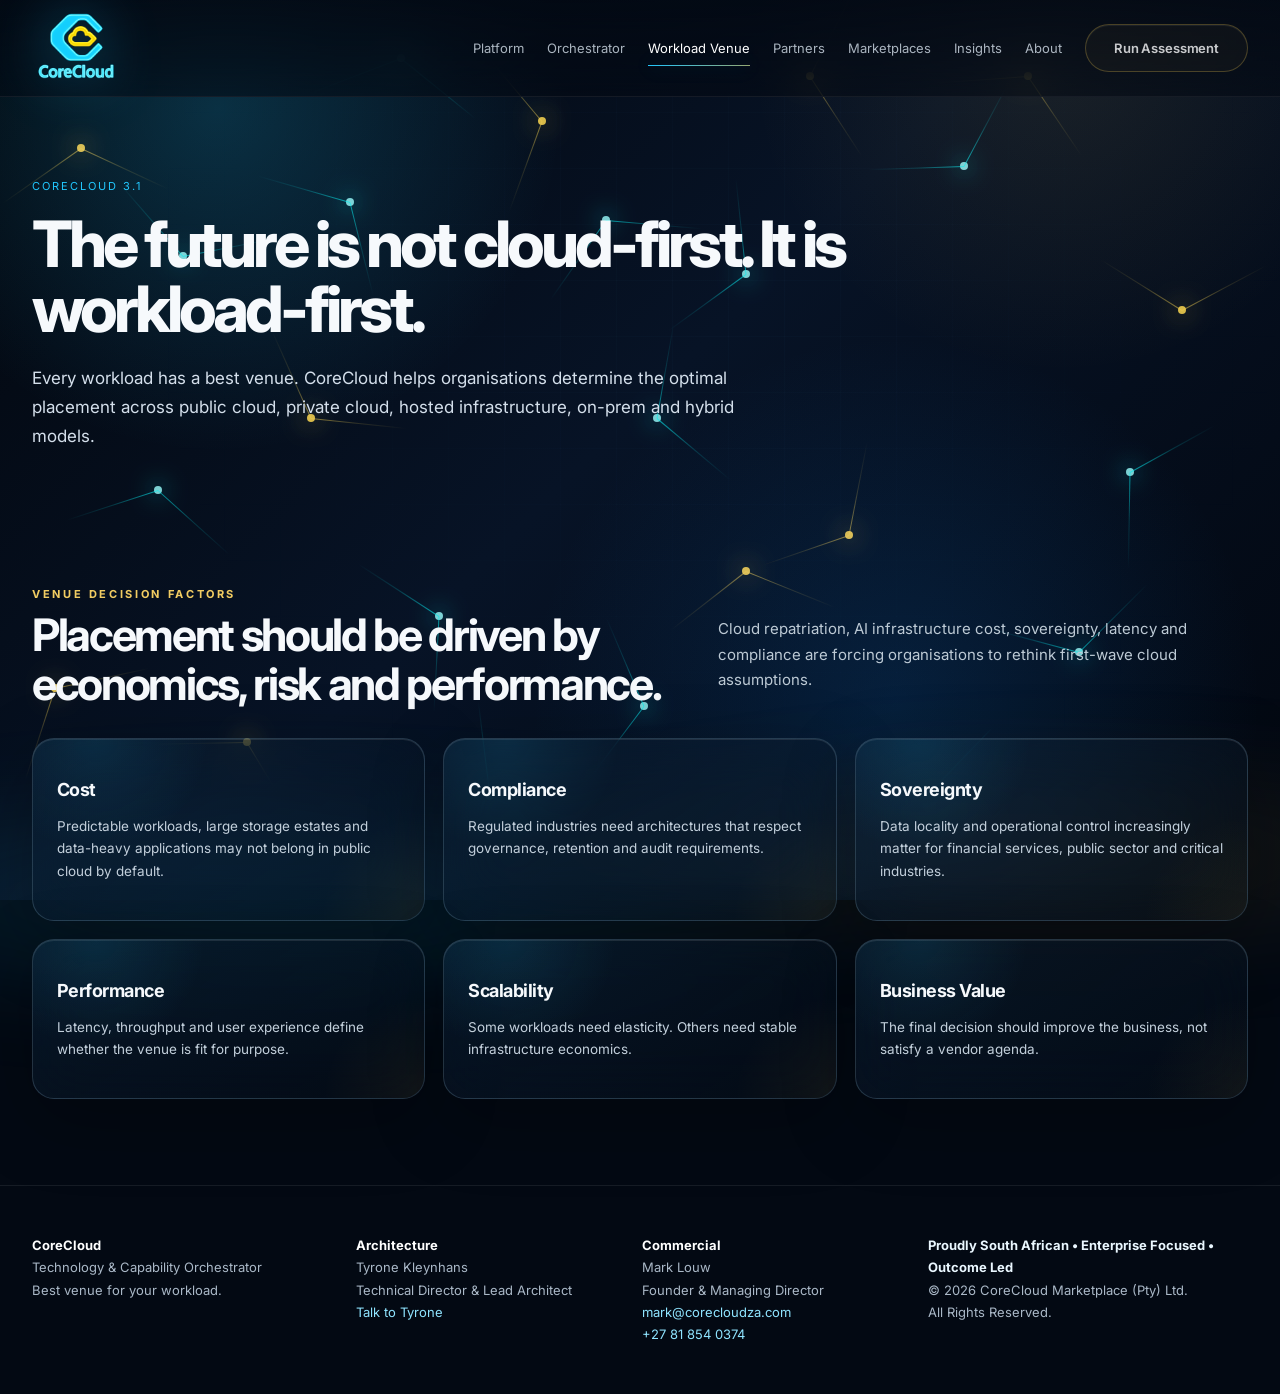
<file: workload-venue.html>
<!doctype html><html lang="en"><head><meta charset="utf-8"><meta name="viewport" content="width=device-width,initial-scale=1"><title>The future is not cloud-first. It is workload-first. | CoreCloud</title><meta name="description" content="Every workload has a best venue. CoreCloud helps organisations determine the optimal placement across public cloud, private cloud, hosted infrastructure, on-prem and hybrid models."><link rel="preconnect" href="https://fonts.googleapis.com"><link rel="preconnect" href="https://fonts.gstatic.com" crossorigin><link href="https://fonts.googleapis.com/css2?family=Inter:wght@400;500;600;700;760&display=swap" rel="stylesheet"><link rel="stylesheet" href="assets/css/styles.css"></head><body>
<nav class="nav">
  <div class="container nav-inner">
    <a class="brand" href="index.html" aria-label="CoreCloud home">
      <img src="assets/img/corecloud-neon-logo.png" alt="CoreCloud logo" />
      <div class="brand-name">CoreCloud</div>
    </a>
    <div class="links">
      <a href="platforms.html">Platform</a>
      <a href="orchestrator.html">Orchestrator</a>
      <a href="workload-venue.html">Workload Venue</a>
      <a href="partners.html">Partners</a>
      <a href="marketplaces.html">Marketplaces</a>
      <a href="insights.html">Insights</a>
      <a href="about.html">About</a>
      <a class="btn gold" href="contact.html">Run Assessment</a>
    </div>
    <button class="btn mobile-toggle" data-menu-toggle>Menu</button>
  </div>
  <div class="container mobile-panel" data-mobile-panel>
    <a href="platforms.html">Platform</a><a href="orchestrator.html">Orchestrator</a><a href="workload-venue.html">Workload Venue</a><a href="partners.html">Partners</a><a href="marketplaces.html">Marketplaces</a><a href="insights.html">Insights</a><a href="about.html">About</a><a href="contact.html">Contact</a>
  </div>
</nav>
<main><section class="page-hero"><div class="container"><div class="breadcrumb">CoreCloud 3.1</div><h1>The future is not cloud-first. It is workload-first.</h1><p class="lead">Every workload has a best venue. CoreCloud helps organisations determine the optimal placement across public cloud, private cloud, hosted infrastructure, on-prem and hybrid models.</p></div></section>
<section class="section"><div class="container"><div class="section-head"><div><div class="eyebrow gold">Venue Decision Factors</div><h2>Placement should be driven by economics, risk and performance.</h2></div><p>Cloud repatriation, AI infrastructure cost, sovereignty, latency and compliance are forcing organisations to rethink first-wave cloud assumptions.</p></div><div class="grid cols-3"><div class="glass"><h3>Cost</h3><p>Predictable workloads, large storage estates and data-heavy applications may not belong in public cloud by default.</p></div><div class="glass"><h3>Compliance</h3><p>Regulated industries need architectures that respect governance, retention and audit requirements.</p></div><div class="glass"><h3>Sovereignty</h3><p>Data locality and operational control increasingly matter for financial services, public sector and critical industries.</p></div><div class="glass"><h3>Performance</h3><p>Latency, throughput and user experience define whether the venue is fit for purpose.</p></div><div class="glass"><h3>Scalability</h3><p>Some workloads need elasticity. Others need stable infrastructure economics.</p></div><div class="glass"><h3>Business Value</h3><p>The final decision should improve the business, not satisfy a vendor agenda.</p></div></div></div></section>
</main>
<footer class="footer">
  <div class="container footer-inner">
    <div>
      <b>CoreCloud</b><br />
      Technology &amp; Capability Orchestrator<br />
      Best venue for your workload.
    </div>
    <div>
      <b>Architecture</b><br />
      Tyrone Kleynhans<br />
      Technical Director &amp; Lead Architect<br />
      <a href="mailto:tyrone@corecloudza.com?subject=Architecture%20Session%20with%20Tyrone%20Kleynhans">Talk to Tyrone</a>
    </div>
    <div>
      <b>Commercial</b><br />
      Mark Louw<br />
      Founder &amp; Managing Director<br />
      <a href="mailto:mark@corecloudza.com">mark@corecloudza.com</a><br />
      <a href="tel:+27818540374">+27 81 854 0374</a>
    </div>
    <div>
      <b>Proudly South African • Enterprise Focused • Outcome Led</b><br />
      © 2026 CoreCloud Marketplace (Pty) Ltd.<br />All Rights Reserved.
    </div>
  </div>
</footer>
<div class="aurora"></div>
<script src="assets/js/main.js"></script>
</body></html>
</file>
<file: assets/css/styles.css>
:root{
  --bg:#030913; --bg2:#071322; --ink:#f6f9fc; --muted:#b9c7d6; --soft:#7f90a4;
  --blue:#22c8ff; --blue2:#0a83d8; --blue3:#083f75; --gold:#d8b34a; --gold2:#f1cc62;
  --glass:rgba(9,27,47,.42); --glass2:rgba(255,255,255,.045); --line:rgba(170,222,255,.18); --line2:rgba(216,179,74,.18);
  --radius:22px; --radius-sm:14px; --shadow:0 24px 80px rgba(0,0,0,.42); --max:1220px;
  font-family:Inter, ui-sans-serif, system-ui, -apple-system, BlinkMacSystemFont, "Segoe UI", sans-serif;
}
*{box-sizing:border-box} html{scroll-behavior:smooth} body{margin:0;background:var(--bg);color:var(--ink);overflow-x:hidden;-webkit-font-smoothing:antialiased;text-rendering:optimizeLegibility}
body:before{content:"";position:fixed;inset:0;z-index:-5;background:
 radial-gradient(circle at 17% 12%,rgba(34,200,255,.20),transparent 26%),
 radial-gradient(circle at 83% 7%,rgba(216,179,74,.09),transparent 23%),
 radial-gradient(circle at 70% 78%,rgba(11,97,177,.22),transparent 32%),
 linear-gradient(135deg,#02060c 0%,#071326 48%,#020710 100%)}
body:after{content:"";position:fixed;inset:0;z-index:-4;background-image:linear-gradient(rgba(145,213,255,.038) 1px,transparent 1px),linear-gradient(90deg,rgba(145,213,255,.038) 1px,transparent 1px);background-size:56px 56px;mask-image:radial-gradient(circle at 56% 32%,#000 0%,transparent 70%);opacity:.58;pointer-events:none}.aurora{position:fixed;inset:auto -10% -22% -10%;height:46vh;z-index:-3;background:radial-gradient(ellipse at 26% 52%,rgba(34,200,255,.14),transparent 42%),radial-gradient(ellipse at 78% 42%,rgba(216,179,74,.10),transparent 36%);filter:blur(42px);pointer-events:none}
a{color:inherit;text-decoration:none}.container{width:min(var(--max),calc(100% - 64px));margin:0 auto}.nav{position:sticky;top:0;z-index:50;backdrop-filter:blur(24px);background:linear-gradient(180deg,rgba(3,9,19,.86),rgba(3,9,19,.56));border-bottom:1px solid rgba(255,255,255,.07)}.nav-inner{height:78px;display:flex;align-items:center;justify-content:space-between;gap:28px}.brand{display:flex;align-items:center;gap:12px}.brand img{height:44px;width:auto;filter:drop-shadow(0 0 18px rgba(34,200,255,.36))}.brand-name{font-size:22px;letter-spacing:-.045em;font-weight:700}.links{display:flex;align-items:center;gap:23px;font-size:13px;color:#d9e4ef}.links a{opacity:.78;transition:.18s ease}.links a:hover{opacity:1;color:var(--blue)}.btn{display:inline-flex;align-items:center;justify-content:center;gap:9px;padding:11px 16px;border-radius:999px;border:1px solid rgba(255,255,255,.15);background:rgba(255,255,255,.035);color:#fff;font-size:13px;font-weight:620;letter-spacing:-.01em;box-shadow:inset 0 1px 0 rgba(255,255,255,.08);transition:.22s ease}.btn:hover{transform:translateY(-1px);border-color:rgba(34,200,255,.48);box-shadow:0 16px 42px rgba(0,0,0,.32),0 0 26px rgba(34,200,255,.12)}.btn.primary{background:linear-gradient(135deg,rgba(34,200,255,.72),rgba(7,93,165,.72));border-color:rgba(111,219,255,.72);box-shadow:0 0 30px rgba(34,200,255,.18),inset 0 1px 0 rgba(255,255,255,.24)}.btn.gold{border-color:rgba(216,179,74,.38);background:rgba(216,179,74,.05)}
.hero{position:relative;min-height:calc(100vh - 78px);display:flex;align-items:center;padding:52px 0 42px}.hero-grid{display:grid;grid-template-columns:.88fr 1.12fr;gap:58px;align-items:center}.eyebrow{font-size:11px;letter-spacing:.24em;text-transform:uppercase;color:var(--blue);font-weight:720}.eyebrow.gold{color:var(--gold2)}h1{margin:18px 0 0;font-size:clamp(44px,5vw,68px);line-height:1.02;letter-spacing:-.064em;font-weight:760;max-width:760px}.gradient-text{background:linear-gradient(120deg,#fff 0%,#dfeaf4 45%,#50d8ff 86%);-webkit-background-clip:text;background-clip:text;color:transparent}.lead{font-size:17px;line-height:1.72;color:#d4dfeb;max-width:610px;margin:22px 0 0}.hero-actions{display:flex;gap:13px;margin-top:28px;flex-wrap:wrap}.microline{width:56px;height:2px;background:linear-gradient(90deg,var(--gold2),transparent);margin:22px 0 0}.status{display:flex;gap:26px;justify-content:center;padding:22px 0 0;color:#aab9c9;font-size:13px}.status span{display:flex;align-items:center;gap:9px}.status i{color:var(--gold);font-style:normal}.control{position:relative;min-height:500px}.core{position:absolute;left:50%;top:50%;transform:translate(-50%,-50%);width:210px;height:210px;border-radius:50%;display:grid;place-items:center;text-align:center;background:radial-gradient(circle at 35% 25%,rgba(63,205,255,.18),rgba(8,29,52,.78) 56%,rgba(2,7,14,.96));border:1px solid rgba(184,231,255,.43);box-shadow:0 0 0 15px rgba(34,200,255,.035),0 0 0 40px rgba(34,200,255,.018),0 24px 90px rgba(0,0,0,.42),0 0 70px rgba(34,200,255,.16),inset 0 1px 0 rgba(255,255,255,.20)}.core:before{content:"";position:absolute;inset:-40px;border-radius:50%;border:1px solid rgba(34,200,255,.23);border-right-color:rgba(216,179,74,.42);animation:spin 28s linear infinite}.core:after{content:"";position:absolute;inset:-70px;border-radius:50%;border:1px solid rgba(255,255,255,.06)}@keyframes spin{to{transform:rotate(360deg)}}.core img{width:68px;filter:drop-shadow(0 0 20px rgba(34,200,255,.7))}.core strong{display:block;margin-top:7px;font-size:15px}.core span{font-size:12px;color:#c8d6e3}.node{position:absolute;width:222px;min-height:86px;padding:17px 18px;display:flex;gap:14px;align-items:flex-start;background:linear-gradient(145deg,rgba(12,34,57,.54),rgba(5,15,27,.34));border:1px solid rgba(164,224,255,.26);border-radius:18px;box-shadow:inset 0 1px 0 rgba(255,255,255,.13),0 22px 70px rgba(0,0,0,.32);backdrop-filter:blur(26px);overflow:hidden}.node:before{content:"";position:absolute;inset:0;background:linear-gradient(120deg,rgba(255,255,255,.09),transparent 34%,rgba(34,200,255,.04));opacity:.8}.node>*{position:relative}.node .icon{font-size:22px;color:var(--blue);line-height:1;opacity:.95}.node h3{margin:0 0 7px;font-size:12px;letter-spacing:.11em;text-transform:uppercase;color:#8fe4ff;font-weight:760}.node p{margin:0;color:#d7e2ec;font-size:12.5px;line-height:1.46}.node.n1{left:14px;top:18px}.node.n2{left:0;top:157px}.node.n3{left:42px;bottom:24px}.node.n4{right:0;top:18px}.node.n5{right:0;top:157px}.node.n6{right:24px;bottom:24px}.connector{position:absolute;height:1px;background:linear-gradient(90deg,transparent,rgba(34,200,255,.78),transparent);opacity:.55}.c1{left:226px;top:83px;width:122px;transform:rotate(32deg)}.c2{left:221px;top:207px;width:135px}.c3{left:258px;bottom:100px;width:111px;transform:rotate(-33deg)}.c4{right:224px;top:83px;width:122px;transform:rotate(-32deg)}.c5{right:220px;top:207px;width:135px}.c6{right:248px;bottom:100px;width:111px;transform:rotate(33deg)}.partner-strip{margin-top:30px;padding:22px 24px;border-radius:22px;background:linear-gradient(120deg,rgba(255,255,255,.055),rgba(7,26,47,.26));border:1px solid rgba(173,226,255,.22);box-shadow:var(--shadow),inset 0 1px 0 rgba(255,255,255,.12);display:grid;grid-template-columns:140px repeat(5,1fr);gap:16px;align-items:center;backdrop-filter:blur(26px)}.partner-strip .label{font-size:10px;letter-spacing:.16em;text-transform:uppercase;line-height:1.55;color:#aebed0}.partner{border-left:1px solid rgba(255,255,255,.10);padding-left:18px;min-height:50px}.partner b{font-size:16px;letter-spacing:-.035em;font-weight:720}.partner small{display:block;color:#aebdcc;margin-top:5px;line-height:1.38;font-size:12px}.section{padding:86px 0}.section-head{display:flex;align-items:end;justify-content:space-between;gap:32px;margin-bottom:30px}.section h2{font-size:clamp(31px,3.5vw,46px);line-height:1.08;letter-spacing:-.052em;margin:10px 0 0;max-width:770px}.section-head p{color:#bdcad5;line-height:1.7;max-width:530px;font-size:15px}.grid{display:grid;gap:18px}.grid.cols-4{grid-template-columns:repeat(4,1fr)}.grid.cols-3{grid-template-columns:repeat(3,1fr)}.grid.cols-2{grid-template-columns:repeat(2,1fr)}.glass{position:relative;overflow:hidden;border-radius:var(--radius);padding:24px;background:linear-gradient(145deg,rgba(13,35,58,.48),rgba(5,15,27,.35));border:1px solid rgba(176,225,255,.18);box-shadow:0 24px 75px rgba(0,0,0,.30),inset 0 1px 0 rgba(255,255,255,.12);backdrop-filter:blur(28px)}.glass:before{content:"";position:absolute;inset:0;background:radial-gradient(circle at 16% 0%,rgba(34,200,255,.105),transparent 30%),radial-gradient(circle at 100% 100%,rgba(216,179,74,.065),transparent 24%);pointer-events:none}.glass>*{position:relative}.glass .kicker{font-size:10.5px;letter-spacing:.16em;text-transform:uppercase;color:#83ddff;font-weight:760}.glass h3{font-size:18px;line-height:1.25;margin:16px 0 11px;letter-spacing:-.028em}.glass p,.glass li{color:#c3d0dc;line-height:1.66;font-size:13.5px}.glass ul{padding-left:18px;margin:14px 0 0}.feature-icon{width:46px;height:46px;border-radius:14px;display:grid;place-items:center;font-size:20px;color:#8fe4ff;background:rgba(34,200,255,.075);border:1px solid rgba(34,200,255,.15);box-shadow:inset 0 1px 0 rgba(255,255,255,.14)}.arrow{margin-top:16px;color:#dff5ff;font-size:18px}.split{display:grid;grid-template-columns:1fr 1fr;gap:24px;align-items:center}.matrix{padding:26px;border-radius:22px;border:1px solid rgba(255,255,255,.09);background:rgba(255,255,255,.033);backdrop-filter:blur(24px);box-shadow:inset 0 1px 0 rgba(255,255,255,.09)}.flow-row{display:grid;grid-template-columns:165px 1fr;gap:18px;align-items:center;padding:15px 0;border-bottom:1px solid rgba(255,255,255,.075)}.flow-row:last-child{border-bottom:0}.flow-row b{color:#fff;font-size:14px}.flow-row span{color:#b6c3d0;font-size:14px;line-height:1.55}.quote{font-size:clamp(25px,3.2vw,42px);line-height:1.16;letter-spacing:-.052em;color:#fff;margin:0;max-width:980px}.footer{padding:48px 0;border-top:1px solid rgba(255,255,255,.08);color:#aab8c7;font-size:13px}.footer-inner{display:flex;justify-content:space-between;gap:30px;align-items:flex-start}.footer b{color:#fff}.footer a{color:#dfe9f2}.page-hero{padding:82px 0 50px}.page-hero h1{max-width:860px}.page-hero .lead{max-width:760px}.breadcrumb{font-size:11px;letter-spacing:.18em;text-transform:uppercase;color:var(--blue)}.mobile-toggle{display:none}.mobile-panel{display:none}.logo-only{height:42px;width:auto}.cap-map{display:grid;grid-template-columns:repeat(3,1fr);gap:18px}.cap-tile{min-height:160px}.cap-tile b{display:block;font-size:11px;letter-spacing:.18em;text-transform:uppercase;color:var(--gold2);margin-bottom:12px}.cap-tile strong{display:block;font-size:24px;letter-spacing:-.045em;margin-bottom:10px}
@media(max-width:1050px){.links{display:none}.mobile-toggle{display:inline-flex}.hero-grid,.split{grid-template-columns:1fr}.control{min-height:600px}.partner-strip{grid-template-columns:1fr 1fr}.grid.cols-4{grid-template-columns:repeat(2,1fr)}.grid.cols-3{grid-template-columns:repeat(2,1fr)}.mobile-panel.open{display:grid;gap:16px;padding:0 32px 24px}.mobile-panel a{color:#dce6ef}.nav-inner{height:74px}.brand img{height:42px}}
@media(max-width:720px){.container{width:min(100% - 32px,var(--max))}.hero{padding-top:38px}.control{display:none}h1{font-size:40px}.lead{font-size:15.5px}.grid.cols-4,.grid.cols-3,.grid.cols-2,.cap-map{grid-template-columns:1fr}.partner-strip{grid-template-columns:1fr}.partner{border-left:0;border-top:1px solid rgba(255,255,255,.10);padding-left:0;padding-top:14px}.section-head{display:block}.footer-inner{display:block}.status{display:grid;gap:12px;justify-content:start}.brand-name{font-size:21px}.page-hero{padding-top:56px}.section{padding:64px 0}.flow-row{grid-template-columns:1fr;gap:6px}}


/* --- CoreCloud 3.2 partner/logo/nav/AI atom polish --- */
.nav-inner{height:96px}
.brand img{height:88px;max-width:190px;object-fit:contain;filter:drop-shadow(0 0 28px rgba(34,200,255,.42))}
.brand-name{display:none}
.links a{position:relative;padding:9px 0;border-bottom:1px solid transparent}
.links a.active{opacity:1;color:#fff;border-bottom-color:rgba(34,200,255,.72)}
.links a.active::after{content:"";position:absolute;left:0;right:0;bottom:-1px;height:1px;background:linear-gradient(90deg,rgba(34,200,255,.95),rgba(216,179,74,.65));box-shadow:0 0 18px rgba(34,200,255,.35)}
.mobile-panel a.active{color:#fff;background:rgba(34,200,255,.08);border:1px solid rgba(34,200,255,.22);border-radius:12px;padding:10px 12px}
.hero{min-height:calc(100vh - 96px)}

.partner-strip{grid-template-columns:140px repeat(5,1fr);gap:14px}
.partner{display:grid;grid-template-columns:46px 1fr;gap:12px;align-items:center;border-left:1px solid rgba(255,255,255,.10);padding-left:18px;min-height:68px}
.partner-logo,.partner-card-logo{width:46px;height:46px;border-radius:14px;background:rgba(255,255,255,.92);border:1px solid rgba(255,255,255,.18);object-fit:contain;padding:8px;box-shadow:0 12px 30px rgba(0,0,0,.24),inset 0 1px 0 rgba(255,255,255,.8)}
.partner b{font-size:14.5px;line-height:1.1;letter-spacing:-.035em;font-weight:740}.partner small{font-size:11.5px}
.partner-card{display:grid;grid-template-columns:64px 1fr;gap:18px;align-items:start;min-height:210px}.partner-card-logo{width:64px;height:64px;border-radius:18px;padding:10px}.partner-card .kicker{margin-top:3px}.partner-card h3{margin-top:10px}.partner-card p{margin-bottom:0}.partner-name-small{display:block;color:#8fe4ff;font-size:11px;letter-spacing:.12em;text-transform:uppercase;margin-top:10px}

.ai-atoms{position:fixed;inset:0;z-index:-1;pointer-events:none;overflow:hidden;opacity:.52;mix-blend-mode:screen}
.ai-atom{position:absolute;width:5px;height:5px;border-radius:50%;background:rgba(132,226,255,.72);box-shadow:0 0 16px rgba(34,200,255,.78),0 0 42px rgba(34,200,255,.28);animation:atomDrift var(--dur,22s) linear infinite;animation-delay:var(--delay,0s)}
.ai-atom::before,.ai-atom::after{content:"";position:absolute;left:50%;top:50%;width:54px;height:1px;transform-origin:left center;background:linear-gradient(90deg,rgba(34,200,255,.42),transparent)}
.ai-atom::before{transform:rotate(var(--angle,35deg))}.ai-atom::after{transform:rotate(calc(var(--angle,35deg) + 120deg))}
.ai-atom.gold{background:rgba(216,179,74,.78);box-shadow:0 0 18px rgba(216,179,74,.65),0 0 36px rgba(216,179,74,.25)}
.ai-atom.gold::before,.ai-atom.gold::after{background:linear-gradient(90deg,rgba(216,179,74,.38),transparent)}
@keyframes atomDrift{0%{transform:translate3d(0,0,0) rotate(0deg);opacity:.18}10%{opacity:.58}50%{transform:translate3d(var(--dx,60px),var(--dy,-80px),0) rotate(180deg);opacity:.44}90%{opacity:.58}100%{transform:translate3d(calc(var(--dx,60px)*2),calc(var(--dy,-80px)*2),0) rotate(360deg);opacity:.16}}
@media(max-width:1050px){.brand img{height:74px}.nav-inner{height:88px}.partner-strip{grid-template-columns:1fr 1fr}.partner{border-left:0;border-top:1px solid rgba(255,255,255,.10);padding-left:0;padding-top:14px}.mobile-panel.open{padding-top:8px}.ai-atoms{opacity:.34}}
@media(max-width:720px){.brand img{height:64px}.nav-inner{height:82px}.partner{grid-template-columns:42px 1fr}.partner-logo{width:42px;height:42px}.partner-card{grid-template-columns:1fr}.partner-card-logo{width:56px;height:56px}.ai-atoms{display:none}}


/* --- CoreCloud 3.3.1 micro-polish: visible atoms, local logos, refined icons --- */
.hero h1{max-width:980px;white-space:normal;font-size:clamp(42px,4.55vw,64px);letter-spacing:-.058em}
@media(min-width:1120px){.hero h1{white-space:nowrap}}
.icon.line-mark,.feature-icon.line-mark{position:relative;color:transparent;font-size:0}
.icon.line-mark::before,.feature-icon.line-mark::before{content:"";display:block;width:26px;height:26px;border-radius:999px;border:1px solid rgba(143,228,255,.72);box-shadow:0 0 22px rgba(34,200,255,.28),inset 0 0 14px rgba(34,200,255,.12)}
.icon.line-mark::after,.feature-icon.line-mark::after{content:"";position:absolute;left:50%;top:50%;width:15px;height:1px;background:linear-gradient(90deg,rgba(216,179,74,.92),rgba(34,200,255,.75));transform:translate(-50%,-50%) rotate(-28deg);box-shadow:0 0 12px rgba(34,200,255,.25)}
.feature-icon.line-mark{position:relative}.feature-icon.line-mark::before{width:24px;height:24px}.feature-icon.line-mark::after{width:14px}
.partner-logo,.partner-card-logo{background:rgba(255,255,255,.98);padding:6px;filter:none}
.partner-card-logo{padding:7px}.partner img{display:block}.partner-card img{display:block}
.ai-atoms{opacity:.86;filter:saturate(1.25) brightness(1.2)}
.ai-atom{width:7px;height:7px;background:rgba(142,231,255,.88);box-shadow:0 0 22px rgba(34,200,255,.95),0 0 58px rgba(34,200,255,.42)}
.ai-atom::before,.ai-atom::after{width:82px;height:1px;background:linear-gradient(90deg,rgba(34,200,255,.66),rgba(34,200,255,.18),transparent)}
.ai-atom.gold{background:rgba(216,179,74,.92);box-shadow:0 0 24px rgba(216,179,74,.9),0 0 54px rgba(216,179,74,.34)}
.ai-atom.gold::before,.ai-atom.gold::after{background:linear-gradient(90deg,rgba(216,179,74,.58),rgba(216,179,74,.16),transparent)}
@media(max-width:1050px){.ai-atoms{opacity:.58}}
@media(max-width:720px){.hero h1{white-space:normal}.ai-atoms{display:block;opacity:.28}.ai-atom::before,.ai-atom::after{width:48px}}

/* --- CoreCloud 3.4.2 executive polish: hero balance, HPE, visible partners, leadership contacts --- */
.hero h1{font-size:clamp(46px,5.2vw,74px);line-height:.98;white-space:normal;max-width:780px;letter-spacing:-.062em;margin-top:16px}
.hero h1 .gradient-text{display:inline-block;margin-top:2px}
.hero-grid{grid-template-columns:minmax(0,0.92fr) minmax(520px,1.08fr);gap:48px}
.control{min-height:665px}
.node p{font-size:12.5px;line-height:1.35;color:#c5d5e2;max-width:210px}
.node h3{font-size:13.5px}.node{width:218px}
.partner-strip{grid-template-columns:160px repeat(5,minmax(150px,1fr));gap:18px;padding:22px;margin-top:54px;border-radius:28px;background:linear-gradient(135deg,rgba(6,23,43,.78),rgba(8,38,67,.42));border-color:rgba(143,228,255,.20)}
.partner-strip .label{font-size:11px;letter-spacing:.18em;color:#e0f5ff;align-self:center;line-height:1.2}
.partner{grid-template-columns:96px 1fr;gap:16px;min-height:104px;padding-left:20px;align-items:center}
.partner-logo{width:96px;height:72px;border-radius:18px;padding:8px;background:#fff;box-shadow:0 18px 50px rgba(0,0,0,.32),0 0 24px rgba(34,200,255,.12),inset 0 1px 0 rgba(255,255,255,.9)}
.partner b{font-size:15px;line-height:1.08;letter-spacing:-.035em}.partner small{font-size:11.5px;line-height:1.32;margin-top:6px}
.partner-card{grid-template-columns:140px 1fr;gap:22px;min-height:240px;padding:28px}.partner-card-logo{width:140px;height:96px;border-radius:22px;padding:10px;background:#fff;box-shadow:0 18px 55px rgba(0,0,0,.35),0 0 28px rgba(34,200,255,.12)}
.cap-tile strong{font-size:22px;line-height:1.13}.cap-tile p{font-size:13.5px}.cap-map{gap:20px}
.contact-leaders .leader-card{min-height:410px}.leader-role{font-size:11px;letter-spacing:.18em;text-transform:uppercase;color:var(--gold2);font-weight:760;margin-bottom:12px}.leader-card h3{font-size:32px;margin:0 0 8px;letter-spacing:-.05em}.leader-card strong{display:block;color:#e9f7ff;margin-bottom:14px}.leader-card ul{margin-bottom:22px}.assessment-panel h3{margin-top:0}
.ai-atoms{opacity:.92}.ai-atom{width:8px;height:8px}.ai-atom::before,.ai-atom::after{width:96px}
@media(max-width:1180px){.hero-grid{grid-template-columns:1fr}.control{max-width:720px;margin:0 auto}.partner-strip{grid-template-columns:1fr 1fr}.partner{border-left:0;border-top:1px solid rgba(255,255,255,.10);padding-left:0;padding-top:16px}.partner-card{grid-template-columns:112px 1fr}.partner-card-logo{width:112px;height:82px}}
@media(max-width:720px){.hero h1{font-size:42px;line-height:1.02}.partner{grid-template-columns:86px 1fr}.partner-logo{width:86px;height:64px}.partner-card{grid-template-columns:1fr}.partner-card-logo{width:130px;height:90px}.contact-leaders .leader-card{min-height:auto}.leader-card h3{font-size:28px}}

/* --- CoreCloud 3.5.1 refinement: clean hero infographic, no generic icons/logos --- */
.hero-grid{grid-template-columns:minmax(0,.98fr) minmax(480px,1.02fr);gap:54px;align-items:center}
.orchestration-board{min-height:0;width:100%;max-width:590px;margin-left:auto;padding:26px;border-radius:32px;background:linear-gradient(145deg,rgba(14,39,65,.58),rgba(4,13,25,.46));border:1px solid rgba(163,224,255,.22);box-shadow:0 34px 100px rgba(0,0,0,.38), inset 0 1px 0 rgba(255,255,255,.12);backdrop-filter:blur(30px);overflow:hidden}
.orchestration-board:before{content:"";position:absolute;inset:0;background:radial-gradient(circle at 20% 0%,rgba(34,200,255,.16),transparent 34%),radial-gradient(circle at 90% 100%,rgba(216,179,74,.10),transparent 30%);pointer-events:none}
.board-header,.board-core{position:relative}.board-header{display:flex;align-items:center;justify-content:space-between;padding-bottom:18px;border-bottom:1px solid rgba(255,255,255,.08);font-size:11px;letter-spacing:.16em;text-transform:uppercase;color:#9fdff4}.board-header strong{color:#fff;font-size:12px;letter-spacing:.13em}.board-core{padding:24px 0 2px;display:grid;justify-items:center;text-align:center}.board-outcome,.board-result{font-size:13px;color:#dbeaf4;border:1px solid rgba(255,255,255,.10);background:rgba(255,255,255,.045);border-radius:999px;padding:10px 16px;box-shadow:inset 0 1px 0 rgba(255,255,255,.08)}.board-line{width:1px;height:34px;background:linear-gradient(180deg,transparent,rgba(34,200,255,.72),rgba(216,179,74,.34),transparent);margin:9px 0}.board-center{width:176px;height:176px;border-radius:50%;display:grid;place-items:center;align-content:center;gap:8px;background:radial-gradient(circle at 34% 22%,rgba(56,209,255,.22),rgba(8,30,53,.80) 56%,rgba(3,9,18,.94));border:1px solid rgba(151,229,255,.42);box-shadow:0 0 0 14px rgba(34,200,255,.035),0 0 0 38px rgba(34,200,255,.015),0 24px 80px rgba(0,0,0,.38),0 0 70px rgba(34,200,255,.16),inset 0 1px 0 rgba(255,255,255,.18)}.board-center img{width:74px;filter:drop-shadow(0 0 22px rgba(34,200,255,.65))}.board-center span{font-size:11px;letter-spacing:.14em;text-transform:uppercase;color:#d9eef8}.board-grid{width:100%;display:grid;grid-template-columns:1fr 1fr;gap:12px}.board-grid div{min-height:100px;text-align:left;padding:16px;border-radius:18px;background:rgba(255,255,255,.04);border:1px solid rgba(255,255,255,.09);box-shadow:inset 0 1px 0 rgba(255,255,255,.08)}.board-grid b{display:block;font-size:12px;letter-spacing:.13em;text-transform:uppercase;color:#8fe4ff;margin-bottom:9px}.board-grid small{display:block;color:#c3d2df;font-size:12.5px;line-height:1.45}.connector,.core,.node{display:none!important}.icon,.feature-icon,.line-mark,.arrow{display:none!important}
.partner-logo,.partner-card-logo{display:none!important}.partner-strip.text-partners{grid-template-columns:160px repeat(5,minmax(140px,1fr));gap:16px}.partner-strip.text-partners .partner{display:block;min-height:96px;padding:18px 16px;border-left:1px solid rgba(255,255,255,.08);border-top:0;background:rgba(255,255,255,.025);border-radius:18px}.partner-strip.text-partners .partner b{font-size:15px;line-height:1.15}.partner-strip.text-partners .partner small{font-size:12px;line-height:1.45;color:#b9c7d6}.partner-card.text-only{display:block;min-height:250px}.partner-card.text-only .kicker{color:var(--gold2)}.partner-card.text-only h3{font-size:28px;line-height:1.08;margin:12px 0 10px}.partner-card.text-only .partner-name-small{margin:0 0 16px;color:#8fe4ff}.footer-inner{display:grid;grid-template-columns:1.15fr 1fr 1fr 1.25fr;gap:30px}.status{gap:18px}.status span{gap:8px}.glass{box-shadow:0 22px 72px rgba(0,0,0,.28),inset 0 1px 0 rgba(255,255,255,.10)}
@media(max-width:1180px){.hero-grid{grid-template-columns:1fr}.orchestration-board{margin:30px auto 0}.partner-strip.text-partners{grid-template-columns:1fr 1fr}.partner-strip.text-partners .partner{border-left:0;border-top:1px solid rgba(255,255,255,.08)}}
@media(max-width:780px){.orchestration-board{display:none}.partner-strip.text-partners{grid-template-columns:1fr}.footer-inner{display:block}.footer-inner>div{margin-bottom:22px}.hero h1{font-size:42px}.partner-card.text-only h3{font-size:24px}}


/* --- CoreCloud 3.6 release candidate: restore dynamic hero orchestration graphic, keep 3.5 polish --- */
.hero-actions .btn{justify-content:center;text-align:center}
.orchestration-board{
  position:relative;
  min-height:540px;
  width:100%;
  max-width:none;
  margin-left:auto;
  padding:0;
  border:0;
  border-radius:0;
  background:transparent;
  box-shadow:none;
  backdrop-filter:none;
  overflow:visible;
}
.orchestration-board:before{display:none}
.orchestration-board .core{width:226px;height:226px}
.orchestration-board .core img{width:78px}
.orchestration-board .node{
  width:228px;
  min-height:90px;
  padding:20px 21px;
  display:block;
  background:linear-gradient(145deg,rgba(12,34,57,.62),rgba(5,15,27,.42));
  border:1px solid rgba(164,224,255,.32);
  border-radius:18px;
  box-shadow:inset 0 1px 0 rgba(255,255,255,.14),0 26px 78px rgba(0,0,0,.35);
  backdrop-filter:blur(28px);
}
.orchestration-board .node:before{
  content:"";
  position:absolute;
  inset:0;
  background:linear-gradient(120deg,rgba(255,255,255,.095),transparent 34%,rgba(34,200,255,.052));
  opacity:.8;
}
.orchestration-board .node>*{position:relative}
.orchestration-board .node h3{font-size:12px;letter-spacing:.12em;color:#8fe4ff;margin:0 0 8px}
.orchestration-board .node p{font-size:12.5px;line-height:1.48;color:#d7e2ec;margin:0}
.orchestration-board .node.n1{left:8px;top:18px}
.orchestration-board .node.n2{left:0;top:158px}
.orchestration-board .node.n3{left:44px;bottom:24px}
.orchestration-board .node.n4{right:0;top:18px}
.orchestration-board .node.n5{right:0;top:158px}
.orchestration-board .node.n6{right:24px;bottom:24px}
.orchestration-board .connector{opacity:.62;height:1px;background:linear-gradient(90deg,transparent,rgba(34,200,255,.86),rgba(216,179,74,.42),transparent)}
.orchestration-board .c1{left:230px;top:82px;width:122px;transform:rotate(32deg)}
.orchestration-board .c2{left:225px;top:206px;width:136px}
.orchestration-board .c3{left:262px;bottom:101px;width:116px;transform:rotate(-33deg)}
.orchestration-board .c4{right:226px;top:82px;width:122px;transform:rotate(-32deg)}
.orchestration-board .c5{right:225px;top:206px;width:136px}
.orchestration-board .c6{right:252px;bottom:101px;width:116px;transform:rotate(33deg)}
.footer b{line-height:1.45}
.footer-inner div{line-height:1.72}
@media(max-width:1180px){
  .orchestration-board{max-width:720px;min-height:620px;margin:34px auto 0}
}
@media(max-width:780px){
  .orchestration-board{display:none}
}

/* --- CoreCloud 3.6 RC2 final lock: restore 3.1-style hero system, remove icons/logos/arrows, tighten launch polish --- */
.hero-actions .btn::after{content:none!important;display:none!important}
.hero-actions .btn{gap:0!important}
.status span i,.status span::before,.status span::after{display:none!important;content:none!important}
.status{color:#d9e8f5;opacity:.84;letter-spacing:.02em}
.status span+span{position:relative;padding-left:18px}
.status span+span:before{content:""!important;display:block!important;position:absolute;left:0;top:50%;width:4px;height:4px;margin-top:-2px;border-radius:50%;background:rgba(216,179,74,.75);box-shadow:0 0 12px rgba(216,179,74,.45)}

.orchestration-board .core,
.orchestration-board .node,
.orchestration-board .connector{display:block!important;position:absolute!important}
.orchestration-board .core{display:grid!important;place-items:center!important;left:50%;top:50%;transform:translate(-50%,-50%);border-radius:50%;background:radial-gradient(circle at 34% 22%,rgba(56,209,255,.28),rgba(8,30,53,.82) 56%,rgba(3,9,18,.94));border:1px solid rgba(151,229,255,.46);box-shadow:0 0 0 16px rgba(34,200,255,.04),0 0 0 46px rgba(34,200,255,.018),0 28px 90px rgba(0,0,0,.44),0 0 78px rgba(34,200,255,.2),inset 0 1px 0 rgba(255,255,255,.2);z-index:5}
.orchestration-board .core>div{display:grid!important;place-items:center;text-align:center;gap:5px}
.orchestration-board .core strong{font-size:18px;letter-spacing:-.03em;color:#fff}
.orchestration-board .core span{font-size:10px;letter-spacing:.15em;text-transform:uppercase;color:#9ee8ff;max-width:150px;line-height:1.35}
.orchestration-board .core img{filter:drop-shadow(0 0 24px rgba(34,200,255,.7))}
.orchestration-board .node{z-index:4;color:#fff}
.orchestration-board .connector{z-index:1;transform-origin:center;animation:linePulse 4.6s ease-in-out infinite}
@keyframes linePulse{0%,100%{opacity:.36;filter:blur(0)}50%{opacity:.82;filter:blur(.15px)}}
.orchestration-board .node:after{content:"";position:absolute;width:7px;height:7px;border-radius:50%;background:rgba(216,179,74,.92);box-shadow:0 0 18px rgba(216,179,74,.7);right:16px;top:16px}

.partner-logo,.partner-card-logo,img.partner-logo,img.partner-card-logo{display:none!important}
.partner-strip.text-partners .partner{border-color:rgba(151,229,255,.12)!important}
.partner-strip.text-partners .partner b{color:#f4fbff}
.partner-strip.text-partners .partner small{color:#b9c9d8}
.footer-inner{align-items:start}
.footer-inner a{color:#8fe4ff;text-decoration:none}.footer-inner a:hover{color:#fff}
.footer-inner div:last-child b{color:#eaf7ff}
@media(max-width:780px){.status span+span{padding-left:0}.status span+span:before{display:none!important}}

.links .btn,
.nav .btn {
    padding: 15px 28px;
}
</file>
